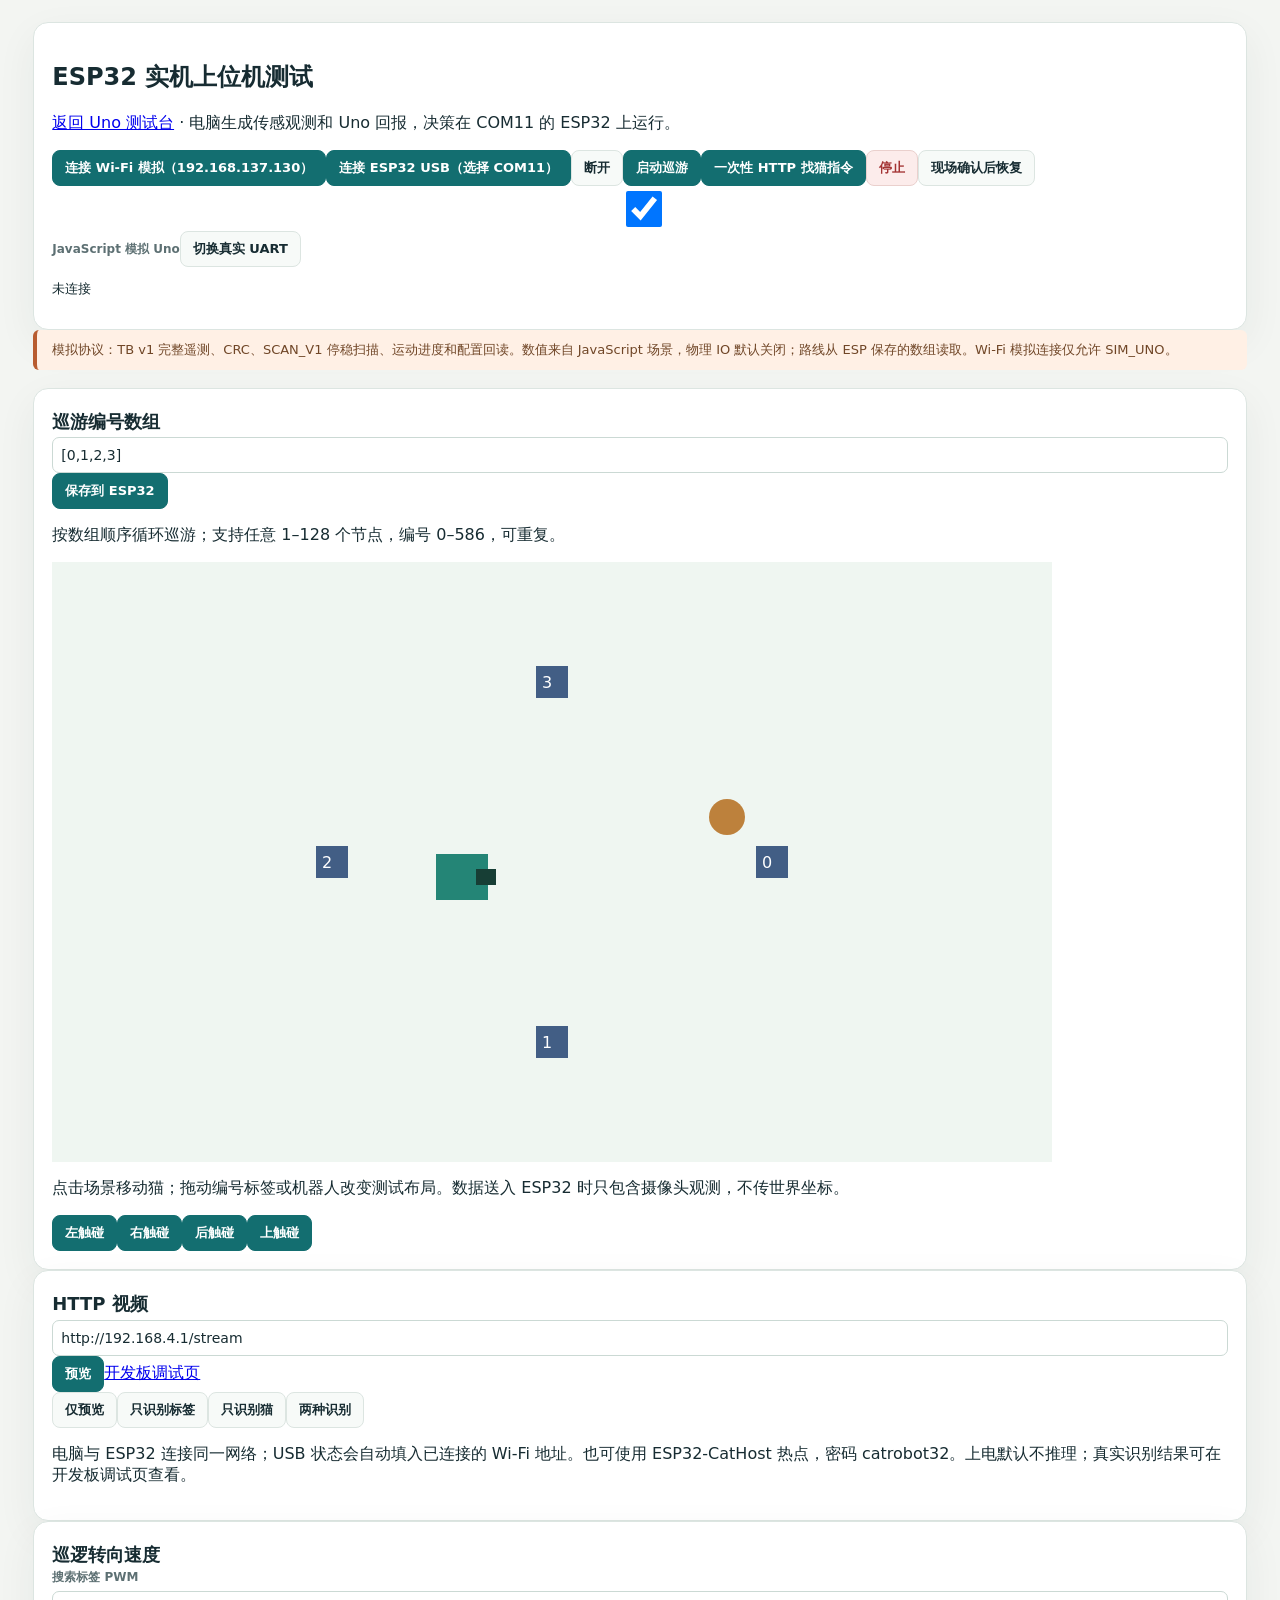
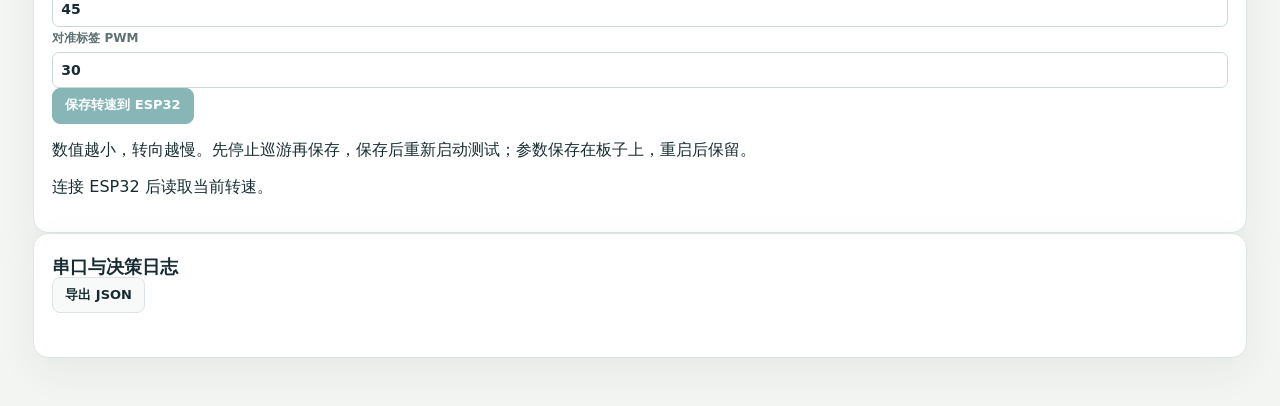
<file: esp32-lab.html>
<!doctype html><html lang="zh-CN"><meta charset="utf-8"><meta name="viewport" content="width=device-width"><title>ESP32 实机上位机测试</title><link rel="stylesheet" href="styles.css">
<body><main><section class="panel"><h1>ESP32 实机上位机测试</h1><p><a href="/">返回 Uno 测试台</a> · 电脑生成传感观测和 Uno 回报，决策在 COM11 的 ESP32 上运行。</p>
<button id="connectHttp" class="button">连接 Wi-Fi 模拟（192.168.137.130）</button><button id="connect" class="button">连接 ESP32 USB（选择 COM11）</button><button id="disconnect" class="button secondary">断开</button><button data-action="start" class="button">启动巡游</button><button data-action="alert" class="button">一次性 HTTP 找猫指令</button><button data-action="stop" class="button danger">停止</button><button data-action="resume" class="button secondary">现场确认后恢复</button><label><input id="mock" type="checkbox" checked>JavaScript 模拟 Uno</label><button id="uart" class="button secondary">切换真实 UART</button><pre id="status">未连接</pre></section>
<div class="notice">模拟协议：TB v1 完整遥测、CRC、SCAN_V1 停稳扫描、运动进度和配置回读。数值来自 JavaScript 场景，物理 IO 默认关闭；路线从 ESP 保存的数组读取。Wi-Fi 模拟连接仅允许 SIM_UNO。</div><section class="panel"><h2>巡游编号数组</h2><input id="route" value="[0,1,2,3]" size="48"><button id="saveRoute" class="button">保存到 ESP32</button><p>按数组顺序循环巡游；支持任意 1–128 个节点，编号 0–586，可重复。</p><canvas id="scene" width="1000" height="600" style="width:100%;max-width:1000px;background:#eff6f1"></canvas><p>点击场景移动猫；拖动编号标签或机器人改变测试布局。数据送入 ESP32 时只包含摄像头观测，不传世界坐标。</p><button data-touch="LEFT" class="button">左触碰</button><button data-touch="RIGHT" class="button">右触碰</button><button data-touch="REAR" class="button">后触碰</button><button data-touch="TOP" class="button">上触碰</button></section>
<section class="panel"><h2>HTTP 视频</h2><input id="streamUrl" size="50" value="http://192.168.4.1/stream"><button id="preview" class="button">预览</button><a id="boardPage" href="http://192.168.4.1/" target="_blank">开发板调试页</a><div><button data-vision="OFF" class="button secondary">仅预览</button><button data-vision="TAGS" class="button secondary">只识别标签</button><button data-vision="CAT" class="button secondary">只识别猫</button><button data-vision="BOTH" class="button secondary">两种识别</button></div><img id="video" style="display:block;max-width:100%"><p>电脑与 ESP32 连接同一网络；USB 状态会自动填入已连接的 Wi-Fi 地址。也可使用 ESP32-CatHost 热点，密码 catrobot32。上电默认不推理；真实识别结果可在开发板调试页查看。</p></section>
<section class="panel"><h2>巡逻转向速度</h2><label>搜索标签 PWM <input id="patrolSearchPwm" type="number" min="30" max="150" step="1" value="45"></label><label>对准标签 PWM <input id="patrolAlignPwm" type="number" min="30" max="150" step="1" value="30"></label><button id="savePatrolTurns" class="button" disabled>保存转速到 ESP32</button><p>数值越小，转向越慢。先停止巡游再保存，保存后重新启动测试；参数保存在板子上，重启后保留。</p><p id="patrolTurnStatus" role="status">连接 ESP32 后读取当前转速。</p></section>
<section class="panel"><h2>串口与决策日志</h2><button id="export" class="button secondary">导出 JSON</button><pre id="logs" style="max-height:440px;overflow:auto;white-space:pre-wrap"></pre></section></main><script type="module" src="esp32-lab.mjs"></script></body></html>
</file>
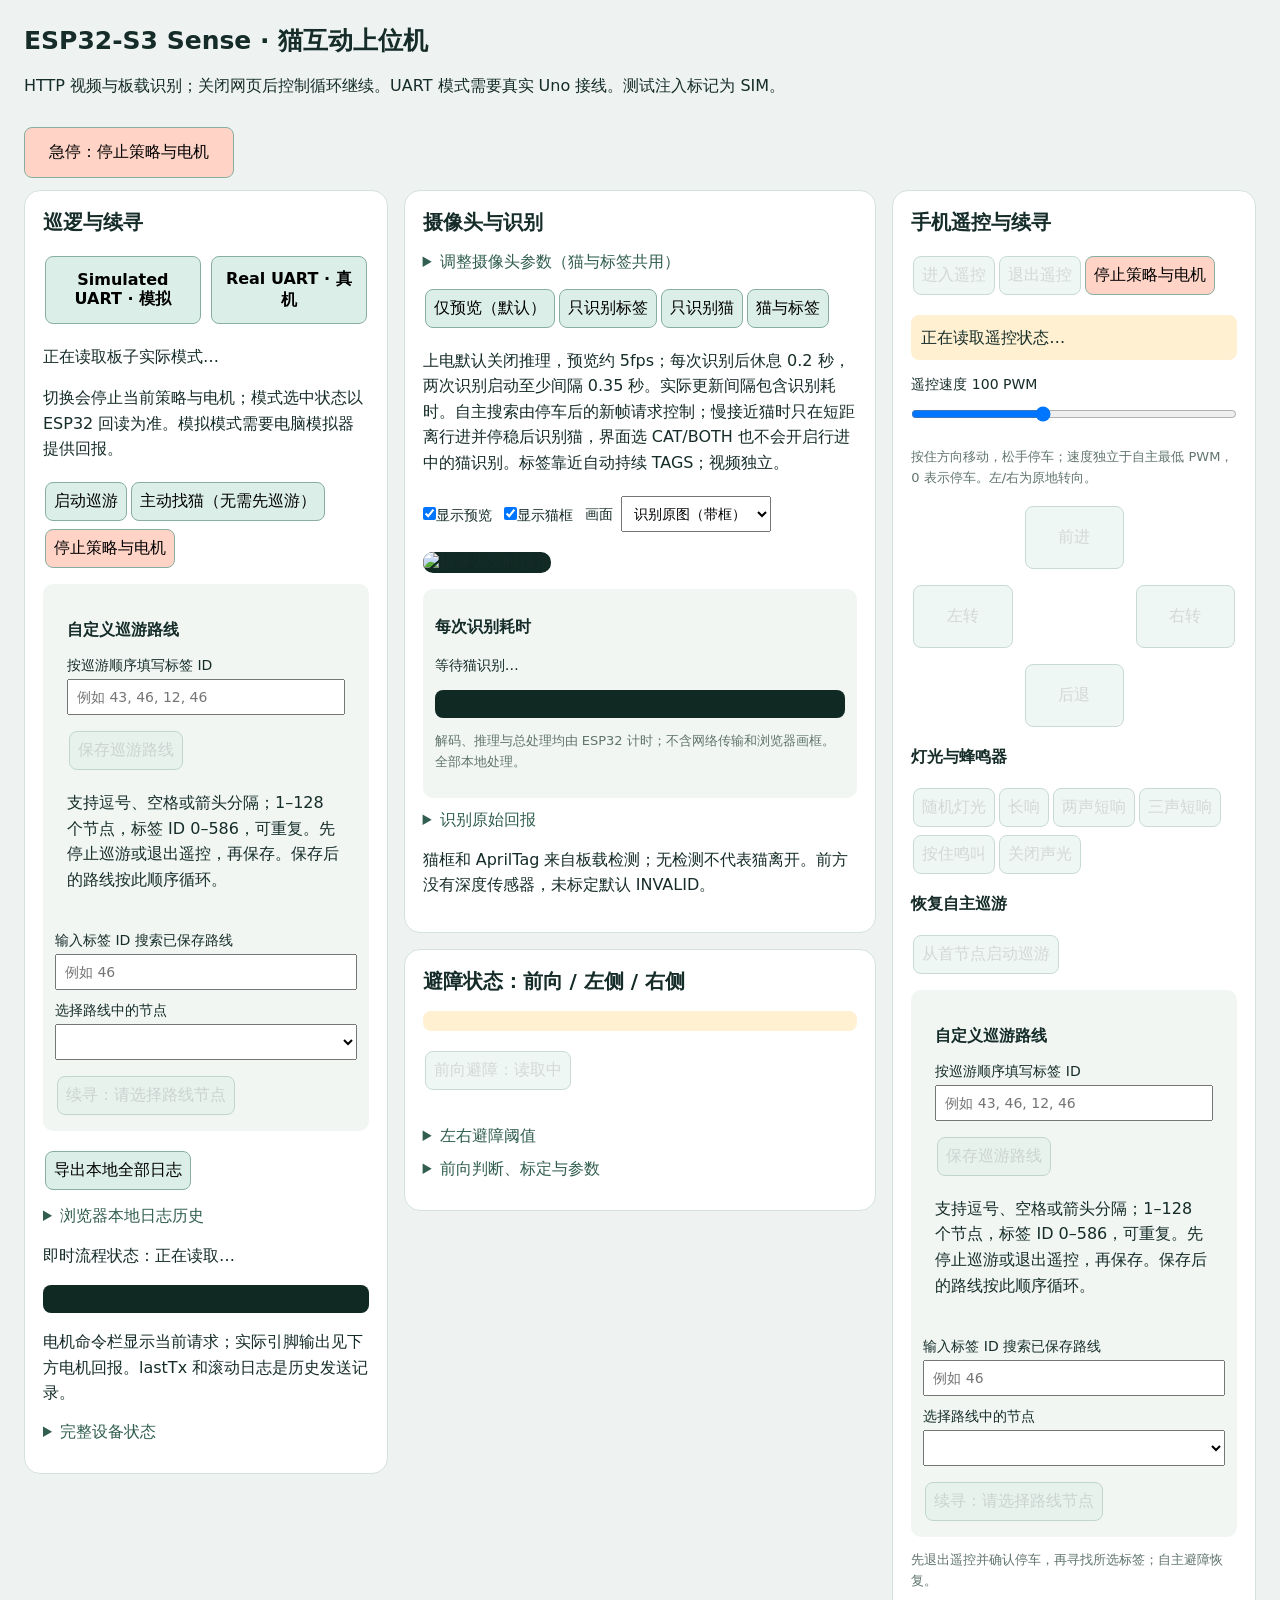
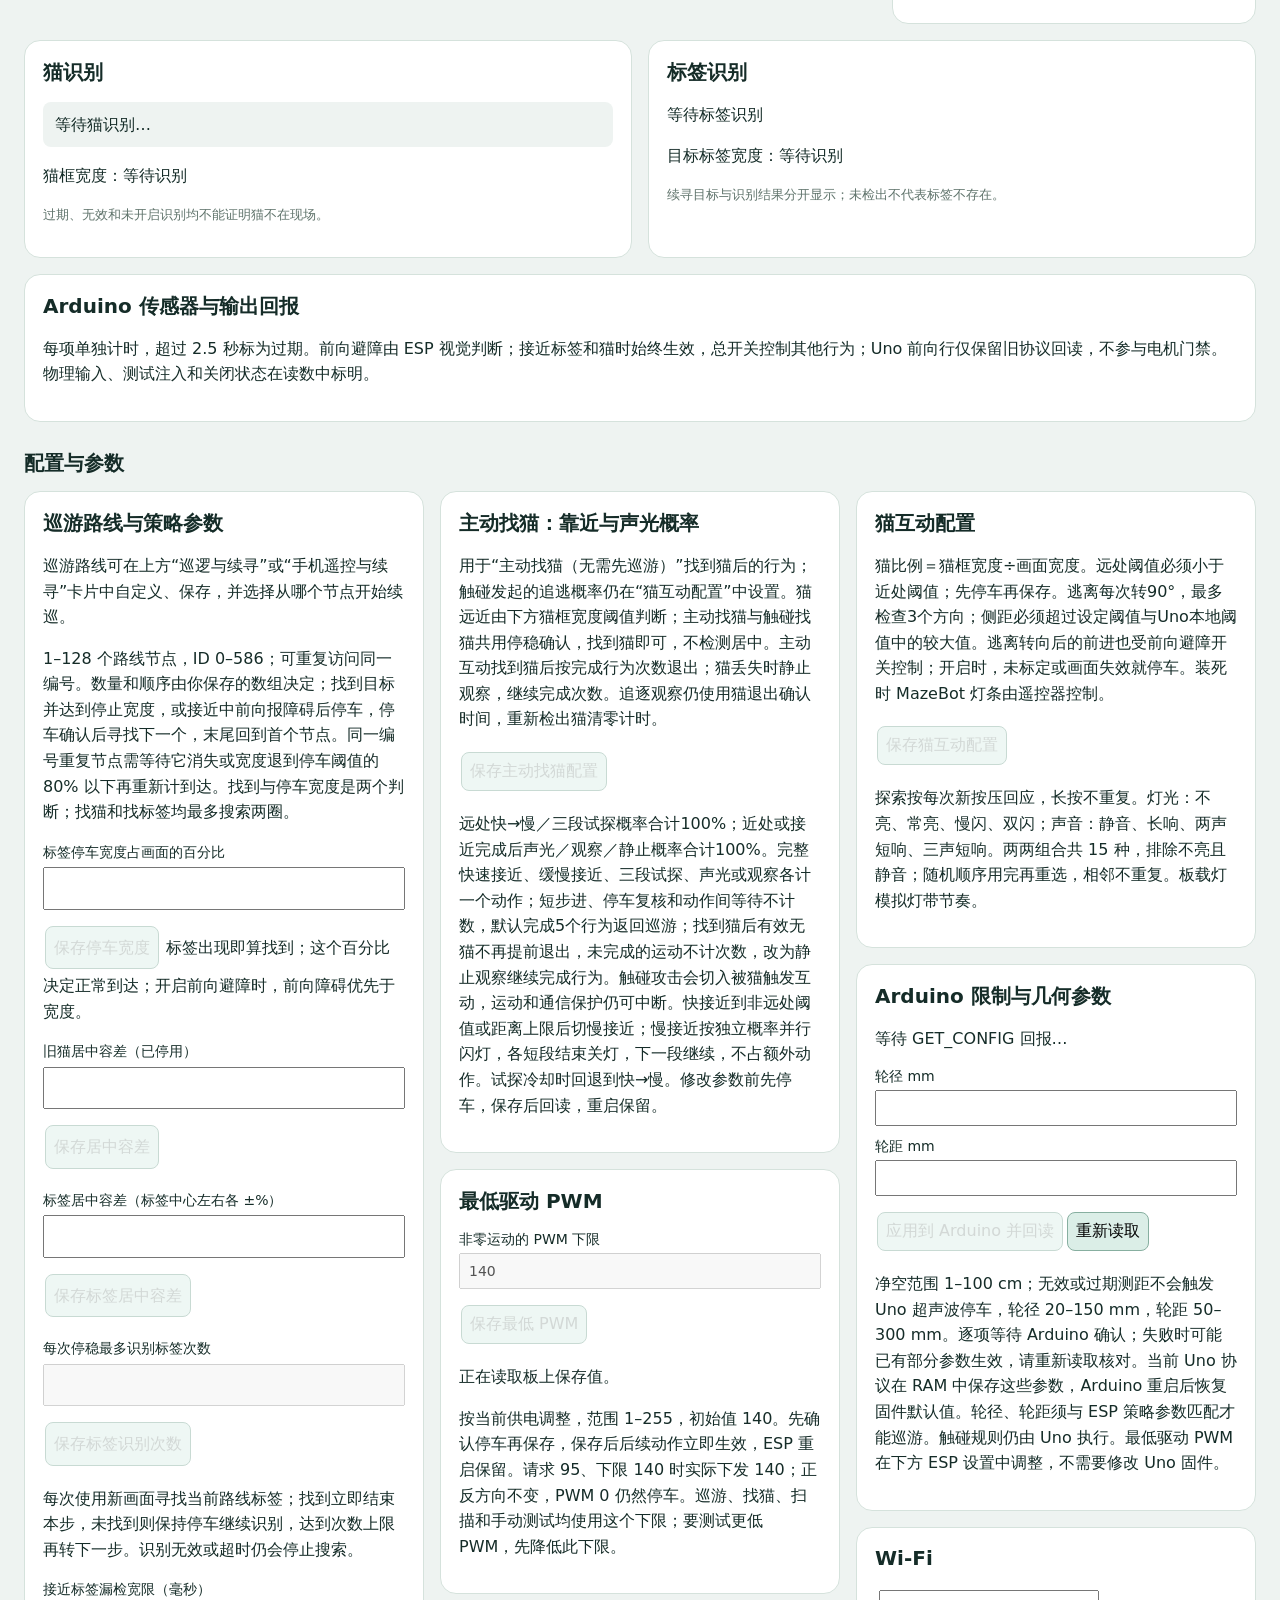
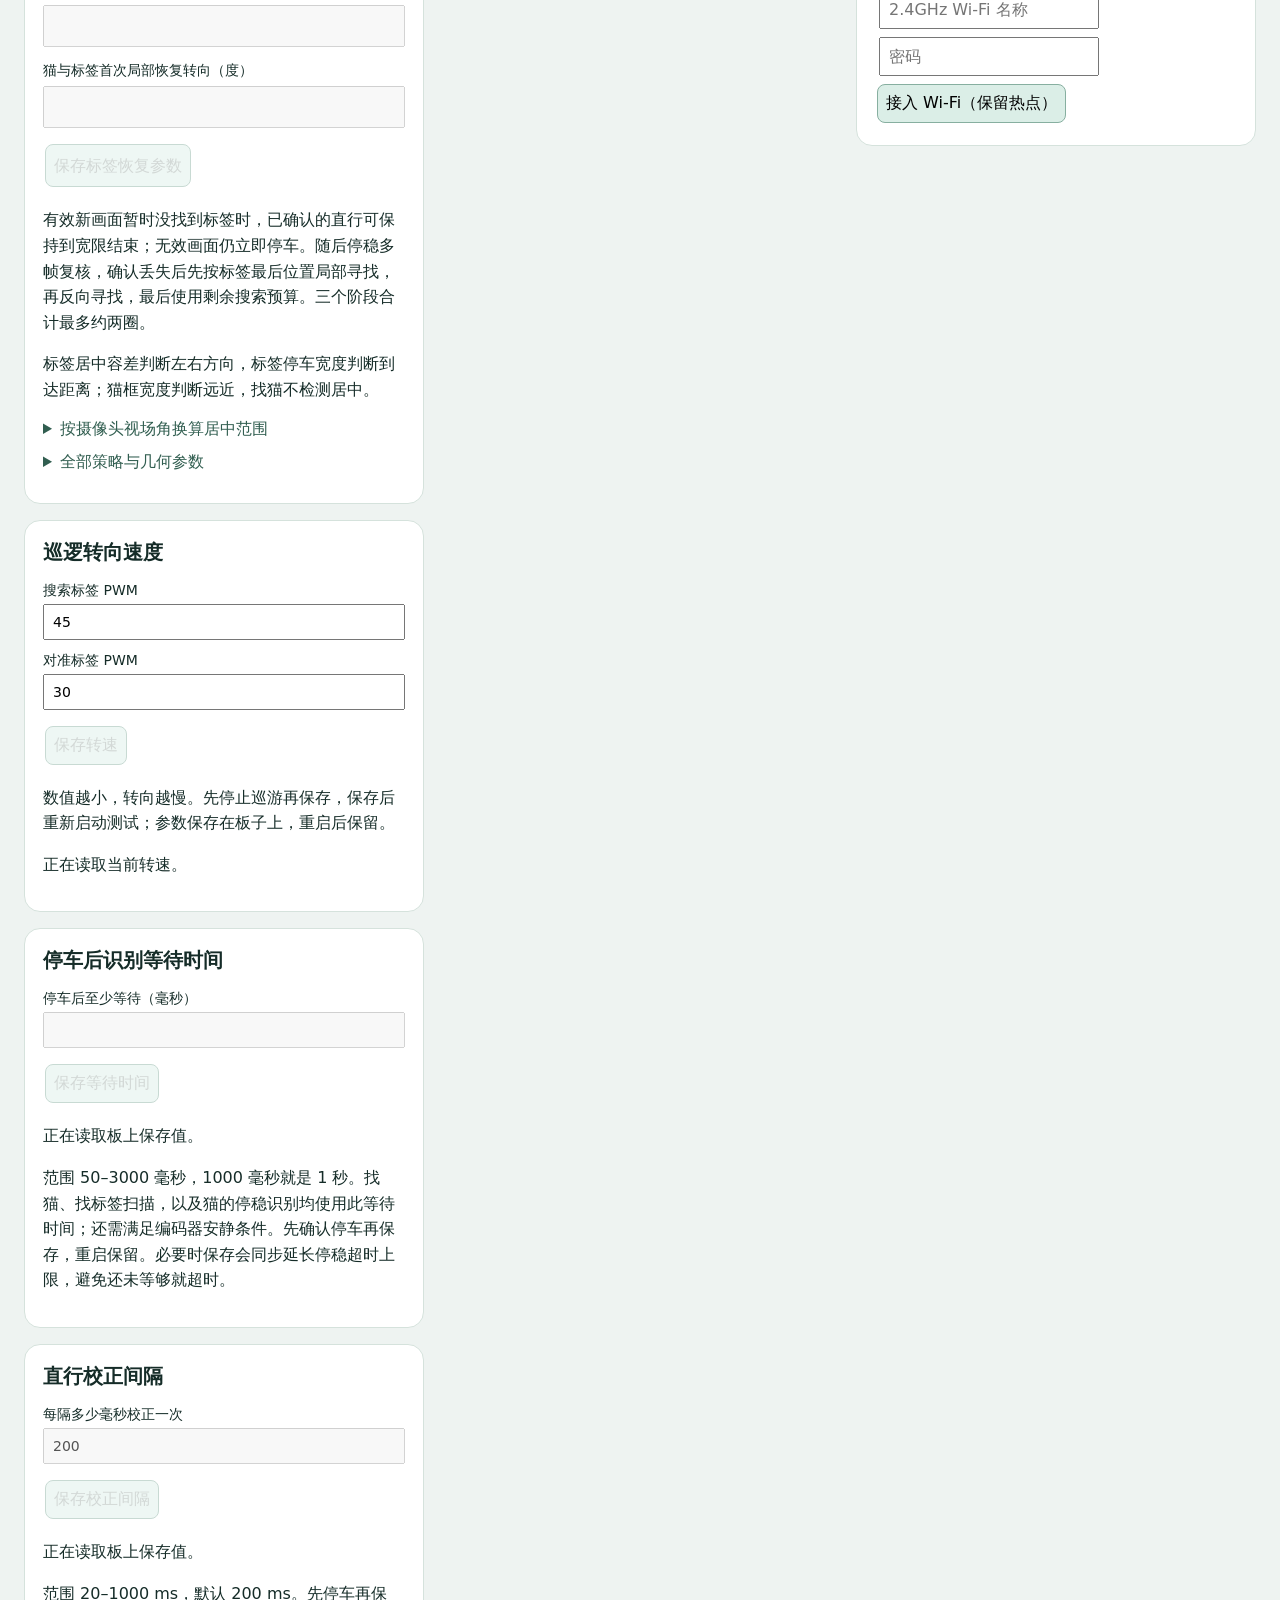
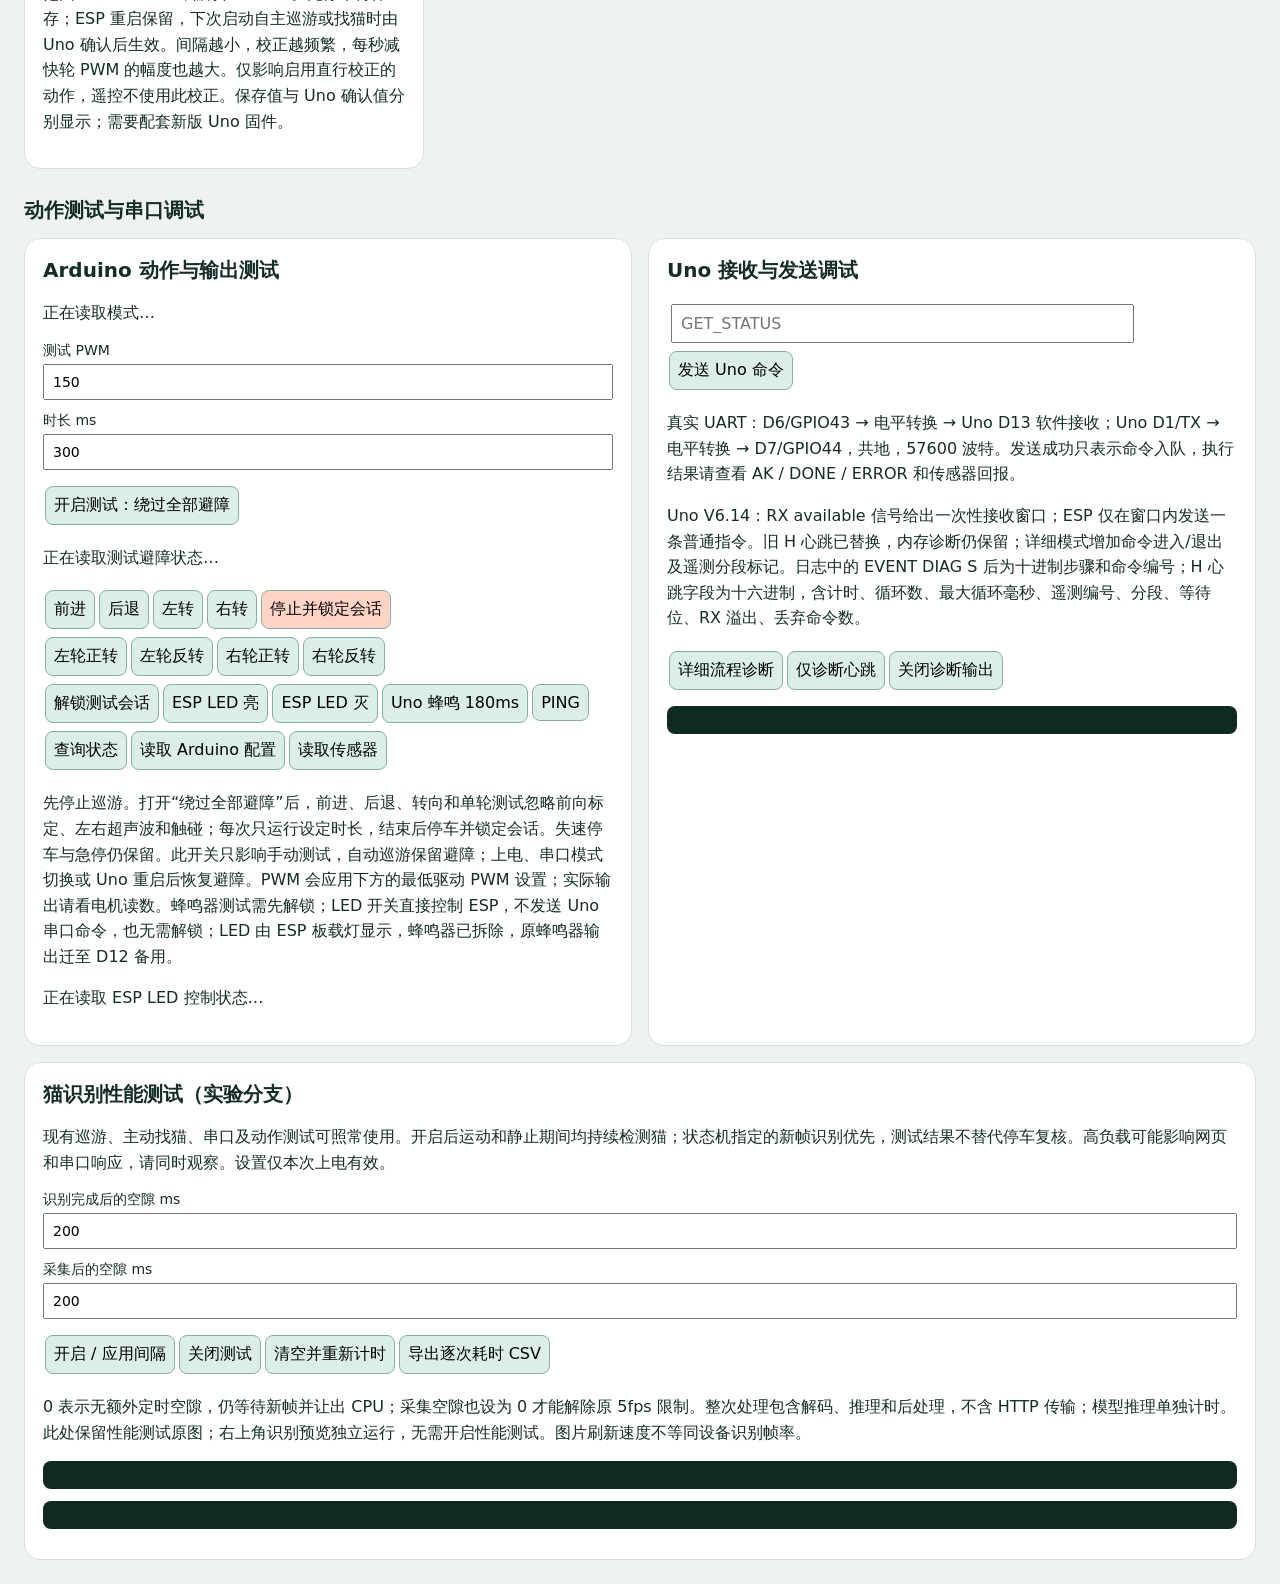
<file: esp32-host/ESP32CatHost/debug_page.html>
<!doctype html><html lang="zh-CN"><meta charset="utf-8"><meta name="viewport" content="width=device-width"><title>ESP32 猫互动上位机</title>
<style>body{font:16px system-ui;background:#eef3f1;color:#152c28;margin:24px;max-width:1300px}section{background:white;padding:20px;border-radius:16px;margin:16px 0}button,input,select,textarea{font:inherit;padding:8px;margin:4px}button{cursor:pointer;background:#dbeee7;border:1px solid #87afa0;border-radius:8px}pre{white-space:pre-wrap;max-height:360px;overflow:auto;background:#102923;color:#b9eedc;padding:14px}img{max-width:100%;width:640px}label{display:inline-block}h1{font-size:25px}.stop{background:#ffd4c7}textarea{width:90%;height:120px}</style>
<h1>ESP32-S3 Sense · 猫互动上位机</h1><p>HTTP 视频与板载识别；关闭网页后控制循环继续。UART 模式需要真实 Uno 接线。测试注入标记为 SIM。</p>
<style>.mode-buttons button{font-size:20px;font-weight:bold;padding:16px}.mode-buttons button[aria-pressed=true]{background:#145c46;color:white;border:3px solid #082f23}.sensor-grid{display:grid;grid-template-columns:repeat(auto-fit,minmax(230px,1fr));gap:12px}.sensor-grid article{background:#eef3f1;border-radius:8px;padding:12px}.sensor-grid p{white-space:pre-line}.sensor-grid .stale{color:#9b481d}.sensor-grid small{color:#526860}button:disabled{opacity:.45;cursor:default}</style>
<p id="firmwareVersion" role="status"></p><button class="stop global-stop" onclick="ctl('stop')">急停：停止策略与电机</button><main><div class="control-grid"><section id="controlPanel"><h2>巡逻与续寻</h2><div class="mode-buttons"><button id="simMode" aria-pressed="false" onclick="switchMode('SIM_UNO')">Simulated UART · 模拟</button><button id="realMode" aria-pressed="false" onclick="switchMode('UART')">Real UART · 真机</button></div><p id="connection" role="status">正在读取板子实际模式…</p><p>切换会停止当前策略与电机；模式选中状态以 ESP32 回读为准。模拟模式需要电脑模拟器提供回报。</p><button class="patrol-action" onclick="ctl('start')">启动巡游</button><button class="patrol-action" onclick="ctl('alert')">主动找猫（无需先巡游）</button><button class="stop" onclick="ctl('stop')">停止策略与电机</button><div class="route-picker"><div class="route-picker"><h3>自定义巡游路线</h3><label>按巡游顺序填写标签 ID<input id="patrolRouteDraft" type="text" placeholder="例如 43, 46, 12, 46" oninput="editRouteDraft(this.value)"></label><button id="patrolSaveRoute" onclick="saveCustomRoute()" disabled>保存巡游路线</button><p id="patrolRouteSaveStatus" role="status"></p><p>支持逗号、空格或箭头分隔；1–128 个节点，标签 ID 0–586，可重复。先停止巡游或退出遥控，再保存。保存后的路线按此顺序循环。</p></div><label>输入标签 ID 搜索已保存路线<input id="patrolTagInput" type="search" inputmode="numeric" placeholder="例如 46" oninput="routeFilter(this.value)"></label><label>选择路线中的节点<select id="patrolTarget" onchange="routeSelect(this.value)"></select></label><button id="patrolResume" class="patrol-action" onclick="resumeRoute()" disabled>续寻：请选择路线节点</button></div><p id="patrolControlStatus" role="status"></p><button id="exportLocalLogs" onclick="exportLocalLogs()">导出本地全部日志</button><details><summary>浏览器本地日志历史</summary><p id="localLogStatus" role="status">正在读取本地日志…</p><p>仅保存本页面收到的记录。存储属于当前浏览器及网页地址；切换 ESP 地址、浏览器或清除网站数据会影响读取。网页关闭期间不会收集新日志；当前页面保持打开时，ESP 断线也能导出。</p><pre id="localLogs"></pre></details><p id="patrolLive" role="status">即时流程状态：正在读取…</p><p id="patrolProgress" role="status"></p><pre id="patrolTransitions" role="status"></pre><p>电机命令栏显示当前请求；实际引脚输出见下方电机回报。lastTx 和滚动日志是历史发送记录。</p><details><summary>完整设备状态</summary><pre id="status">正在连接…</pre></details></section><div class="preview-column"><section id="cameraPanel"><h2>摄像头与识别</h2><details><summary>调整摄像头参数（猫与标签共用）</summary><p>画面固定 320×240。0 表示关闭、1 表示开启；手动曝光和手动增益在对应自动控制关闭后生效。回读是驱动配置，自动模式下实时曝光数值不由它测量。调整后空地外观参考失效，需要重新采集。</p><div class="sensor-grid" id="cameraSettingsFields"></div><button id="applyCameraSettings" onclick="applyCameraSettings()" disabled>应用并保存到 ESP</button><button id="resetCameraSettings" onclick="applyCameraSettings(true)" disabled>恢复本机启动默认参数并保存</button><p id="cameraSettingsStatus" role="status"></p><details><summary>板上摄像头参数回读</summary><pre id="cameraReadback"></pre></details></details><button onclick="send({op:'vision_mode',mode:'OFF'})">仅预览（默认）</button><button onclick="send({op:'vision_mode',mode:'TAGS'})">只识别标签</button><button onclick="send({op:'vision_mode',mode:'CAT'})">只识别猫</button><button onclick="send({op:'vision_mode',mode:'BOTH'})">猫与标签</button><p>上电默认关闭推理，预览约 5fps；每次识别后休息 0.2 秒，两次识别启动至少间隔 0.35 秒。实际更新间隔包含识别耗时。自主搜索由停车后的新帧请求控制；慢接近猫时只在短距离行进并停稳后识别猫，界面选 CAT/BOTH 也不会开启行进中的猫识别。标签靠近自动持续 TAGS；视频独立。</p><div class="preview-controls"><label><input id="showPreview" type="checkbox" checked onchange="previewOptionsChanged()">显示预览</label><label><input id="showCatBox" type="checkbox" checked onchange="previewOptionsChanged()">显示猫框</label><label>画面 <select id="previewSource" onchange="previewOptionsChanged()"><option value="processed">识别原图（带框）</option><option value="live">实时视频</option></select></label></div><p id="previewVisibility" role="status"></p><img id="video" alt="摄像头实时预览"><canvas id="catPreviewCanvas" width="320" height="240" style="display:none" aria-label="猫识别原图和检测框"></canvas><p id="previewFrame"></p><div class="preview-performance"><h3>每次识别耗时</h3><p id="catPreviewPerformance" role="status">等待猫识别…</p><pre id="catPreviewTimes"></pre><p class="muted">解码、推理与总处理均由 ESP32 计时；不含网络传输和浏览器画框。全部本地处理。</p></div><details><summary>识别原始回报</summary><pre id="vision"></pre></details><p>猫框和 AprilTag 来自板载检测；无检测不代表猫离开。前方没有深度传感器，未标定默认 INVALID。</p></section><section id="avoidancePanel"><h2>避障状态：前向 / 左侧 / 右侧</h2><p id="avoidanceRuntime" role="status"></p><button id="frontAvoidance" aria-pressed="false" onclick="toggleFrontAvoidance()" disabled>前向避障：读取中</button><p id="frontAvoidanceStatus" role="status"></p><div id="avoidanceSensors" class="sensor-grid"></div><p id="sideAvoidanceThresholds"></p><details><summary>左右避障阈值</summary><label>左侧净空 cm <input id="safeLeft" type="number" min="1" max="100" step="0.1"></label><label>右侧净空 cm <input id="safeRight" type="number" min="1" max="100" step="0.1"></label><button id="saveAvoidanceUno" onclick="saveUnoConfig()" disabled>应用到 Uno 并回读</button><p>参数保存在 Uno RAM，重启恢复默认值。</p></details><details><summary>前向判断、标定与参数</summary><p id="groundCalibrationLive" role="status">地面标定状态：等待读取</p><button id="calibrateFront" onclick="startFrontOperation('calibrate')" disabled>采集空地参考（先确认停车）</button><p id="frontOperationStatus" role="status"></p><details open><summary>前向避障参数：作用与调整</summary>
<p>接近标签时发现障碍：停车确认后寻找下一个标签。接近猫时发现障碍：立即开始近距离互动，同时停车；新的运动等待停车确认。前向开关关闭时，这两类接近也不受前向结果拦截。未标定、图像过期或结果无效时停止等待，不算到达，也不触发互动。</p>
<label>地面差异阈值 floorDifferenceThreshold（5–100）<input id="frontCfg_floorDifferenceThreshold" type="number" min="5" max="100" step="0.1" disabled></label>
<p>把警戒区域划分为 3×8 格，各格灰度均值与保存的空地参考比较，取最大绝对差。差异值大于阈值就报障碍；不是厘米。调小更敏感，阴影或地面变化也更容易触发；调大减少误报，但可能漏掉差异较小的障碍。只调整阈值不需要重新标定。</p>
<label>地面检测起点 floorRoiTop（0.5–0.95）<input id="frontCfg_floorRoiTop" type="number" min="0.5" max="0.95" step="0.01" disabled></label>
<p>按画面高度比例设置警戒区域上边界，横向固定为画面中央 25%–75%，纵向从该起点到底边。0.75 表示下方四分之一；调小看得更高、区域更大，调大只看更靠近底边的较小区域。不能直接换算成距离。修改后原地面参考失效，必须重新采集。</p>
<label>猫框底边阈值 frontBlockBottom（0.5–1）<input id="frontCfg_frontBlockBottom" type="number" min="0.5" max="1" step="0.01" disabled></label>
<p>有猫识别结果时，猫框底边的高度比例大于这个值就报障碍；0.88 表示框底边进入画面下方 12%。调小更早触发，调大需更靠近底边才触发。与猫框宽度阈值独立。行进中的 FLOOR 模式不识别猫，只使用地面差异，因此这个值不参与 FLOOR 判断；只改此值无需重新标定。</p>
<label>观测有效期 visionMaxAgeMs（100–5000 毫秒）<input id="frontCfg_visionMaxAgeMs" type="number" min="100" max="5000" step="1" disabled></label>
<p>前向、猫及标签观测共用的有效期；到期即不可用。调小更快拒绝旧画面，但慢识别时可能频繁停止；调大容许更旧的结果。它不是障碍敏感度，调整后无需重新标定。</p>
<button id="saveFrontParameters" onclick="saveFrontParameters()" disabled>保存前向参数到 ESP</button><p id="frontParametersStatus" role="status">正在读取板上参数。</p>
<p>frontAvoidanceEnabled 控制自主行为和普通手动测试的前向拦截，包含标签接近、猫接近、试探和逃跑转向后的前进；关闭后仍显示检测结果，但前向 BLOCKED／INVALID 不会阻止或中断这些动作。左右超声波、触碰、失速及通信停车仍保留。frontCalibrated 是标定状态，floorReference 是自动采集的 72 个参考值，二者不需要手填。摄像头位置、参数或光照变化后重新采集参考。先确认停车再保存，保存成功以板上回读为准，重启保留。</p></details><p id="groundRoiDescription" role="status"></p><p>标定步骤：①把摄像头固定在实车使用的位置和角度，停止机器人并等待停车确认。②切到实时视频，在相同光照下对准前方无障碍的地面；下面显示的采集区域必须全部是空地，不要包含墙壁交界、猫、玩具或标尺。整幅画面不必全是地面。③点击“采集空地参考”：程序自动取一张新画面保存参考，再取一张新画面检查参考是否使用成功；不需要先开启猫或标签识别。④看到采集完成和新画面的地面判断后，即可开始接近测试；前向开关开启时，接近过程检查前向结果。15 cm 标尺只用于确定检测区域上边界的位置，采集参考时移开。改变摄像头位置、参数、检测区域或光照后重新标定；同色障碍仍可能漏检。</p><p>实验性前向外观检查：图像下方、中央一半为警戒区域。需把摄像头固定到实车，在 15cm 标尺位置调整 floorRoiTop。同色障碍可能漏检，尚不能视为已验证的实车避障。重新安装或改变光照后重新标定。</p></details></section></div><section id="remotePanel"><h2>手机遥控与续寻</h2><button id="enterRemote" onclick="enterRemote()" disabled>进入遥控</button><button class="remote-action" onclick="remoteRelease();remoteSend('exit')" disabled>退出遥控</button><button class="stop" onclick="ctl('stop')">停止策略与电机</button><p id="remoteStatus" role="status">正在读取遥控状态…</p><label>遥控速度 <span id="remoteSpeedValue">100 PWM</span><input id="remoteSpeed" type="range" min="0" max="255" value="100" oninput="$('remoteSpeedValue').textContent=this.value+' PWM'"></label><p class="muted">按住方向移动，松手停车；速度独立于自主最低 PWM，0 表示停车。左/右为原地转向。</p><div class="direction-pad"><button class="remote-action direction-forward" onpointerdown="remotePress(event,'forward')" onpointerup="remoteRelease(event)" onpointercancel="remoteRelease(event)" onlostpointercapture="remoteRelease(event)" disabled>前进</button><button class="remote-action direction-left" onpointerdown="remotePress(event,'left')" onpointerup="remoteRelease(event)" onpointercancel="remoteRelease(event)" onlostpointercapture="remoteRelease(event)" disabled>左转</button><button class="remote-action direction-right" onpointerdown="remotePress(event,'right')" onpointerup="remoteRelease(event)" onpointercancel="remoteRelease(event)" onlostpointercapture="remoteRelease(event)" disabled>右转</button><button class="remote-action direction-backward" onpointerdown="remotePress(event,'backward')" onpointerup="remoteRelease(event)" onpointercancel="remoteRelease(event)" onlostpointercapture="remoteRelease(event)" disabled>后退</button></div><h3>灯光与蜂鸣器</h3><button class="remote-action" onclick="remoteSend('light')" disabled>随机灯光</button><button class="remote-action" onclick="remoteSend('sound',{pattern:1})" disabled>长响</button><button class="remote-action" onclick="remoteSend('sound',{pattern:2})" disabled>两声短响</button><button class="remote-action" onclick="remoteSend('sound',{pattern:3})" disabled>三声短响</button><button class="remote-action" onpointerdown="beepPress(event)" onpointerup="remoteRelease(event)" onpointercancel="remoteRelease(event)" onlostpointercapture="remoteRelease(event)" disabled>按住鸣叫</button><button class="remote-action" onclick="remoteSend('quiet')" disabled>关闭声光</button><p id="remoteOutputs" role="status"></p><h3>恢复自主巡游</h3><button class="patrol-action" onclick="ctl('start')" disabled>从首节点启动巡游</button><div class="route-picker"><div class="route-picker"><h3>自定义巡游路线</h3><label>按巡游顺序填写标签 ID<input id="remoteRouteDraft" type="text" placeholder="例如 43, 46, 12, 46" oninput="editRouteDraft(this.value)"></label><button id="remoteSaveRoute" onclick="saveCustomRoute()" disabled>保存巡游路线</button><p id="remoteRouteSaveStatus" role="status"></p><p>支持逗号、空格或箭头分隔；1–128 个节点，标签 ID 0–586，可重复。先停止巡游或退出遥控，再保存。保存后的路线按此顺序循环。</p></div><label>输入标签 ID 搜索已保存路线<input id="remoteTagInput" type="search" inputmode="numeric" placeholder="例如 46" oninput="routeFilter(this.value)"></label><label>选择路线中的节点<select id="remoteTarget" onchange="routeSelect(this.value)"></select></label><button id="remoteResume" class="patrol-action" onclick="resumeRoute()" disabled>续寻：请选择路线节点</button></div><p class="muted">先退出遥控并确认停车，再寻找所选标签；自主避障恢复。</p></section></div><div class="status-grid"><section id="catDetectionPanel"><h2>猫识别</h2><p id="catDetected" role="status">等待猫识别…</p><p id="catWidthLive" role="status">猫框宽度：等待识别</p><p class="muted">过期、无效和未开启识别均不能证明猫不在现场。</p></section><section id="tagDetectionPanel"><h2>标签识别</h2><p id="tagDetectionStatus" role="status">等待标签识别</p><p id="tagWidthLive" role="status">目标标签宽度：等待识别</p><p class="muted">续寻目标与识别结果分开显示；未检出不代表标签不存在。</p></section></div><div class="workspace-grid" id="primaryWorkspace"><section id="sensorPanel"><h2>Arduino 传感器与输出回报</h2><p>每项单独计时，超过 2.5 秒标为过期。前向避障由 ESP 视觉判断；接近标签和猫时始终生效，总开关控制其他行为；Uno 前向行仅保留旧协议回读，不参与电机门禁。物理输入、测试注入和关闭状态在读数中标明。</p><div id="sensors" class="sensor-grid"></div></section></div><h2 class="row-heading">配置与参数</h2><div class="settings-grid" id="settingsWorkspace"><div class="settings-column"><section><h2>巡游路线与策略参数</h2><input id="route" type="hidden"><p>巡游路线可在上方“巡逻与续寻”或“手机遥控与续寻”卡片中自定义、保存，并选择从哪个节点开始续巡。</p><p>1–128 个路线节点，ID 0–586；可重复访问同一编号。数量和顺序由你保存的数组决定；找到目标并达到停止宽度，或接近中前向报障碍后停车，停车确认后寻找下一个，末尾回到首个节点。同一编号重复节点需等待它消失或宽度退到停车阈值的 80% 以下再重新计到达。找到与停车宽度是两个判断；找猫和找标签均最多搜索两圈。<span id="savedRoute"></span></p><p><label>标签停车宽度占画面的百分比 <input id="tagStopPercent" type="number" min="2" max="90" step="0.1"></label><button id="saveTagStopWidth" onclick="saveTagStopWidth()" disabled>保存停车宽度</button><span id="tagWidthStatus"></span> 标签出现即算找到；这个百分比决定正常到达；开启前向避障时，前向障碍优先于宽度。</p><p><label>旧猫居中容差（已停用） <input id="centerPercent" type="number" min="1" max="20" step="0.1"></label><button id="saveCenterTolerance" onclick="saveCenterTolerance()" disabled>保存居中容差</button><span id="centerStatus"></span></p><p><label>标签居中容差（标签中心左右各 ±%） <input id="tagCenterPercent" type="number" min="1" max="20" step="0.1"></label><button id="saveTagCenterTolerance" onclick="saveTagCenterTolerance()" disabled>保存标签居中容差</button><span id="tagCenterStatus"></span></p><p><label>每次停稳最多识别标签次数 <input id="tagScanMaxFrames" type="number" min="1" max="10" step="1" disabled></label><button id="saveTagScanChecks" onclick="saveTagScanChecks()" disabled>保存标签识别次数</button><span id="tagScanStatus" role="status"></span></p><p>每次使用新画面寻找当前路线标签；找到立即结束本步，未找到则保持停车继续识别，达到次数上限再转下一步。识别无效或超时仍会停止搜索。</p><p><label>接近标签漏检宽限（毫秒） <input id="tagLossGraceMs" type="number" min="0" max="3000" step="1" disabled></label><label>猫与标签首次局部恢复转向（度） <input id="tagRecoveryAngleDeg" type="number" min="20" max="120" step="0.1" disabled></label><button id="saveTagRecovery" onclick="saveTagRecovery()" disabled>保存标签恢复参数</button><span id="tagRecoveryStatus" role="status"></span></p><p>有效新画面暂时没找到标签时，已确认的直行可保持到宽限结束；无效画面仍立即停车。随后停稳多帧复核，确认丢失后先按标签最后位置局部寻找，再反向寻找，最后使用剩余搜索预算。三个阶段合计最多约两圈。</p><p id="catRecoveryLive" role="status"></p><p id="tagRecoveryLive" role="status"></p><p>标签居中容差判断左右方向，标签停车宽度判断到达距离；猫框宽度判断远近，找猫不检测居中。</p><details><summary>按摄像头视场角换算居中范围</summary><label>换算应用到 <select id="centerTarget"><option value="TAG">标签居中容差</option></select></label><label>水平视场角（度） <input id="centerFov" type="number" min="1" max="179" step="0.1"></label><label>允许偏离光轴（左右各 ±度） <input id="centerAngle" type="number" min="0.1" max="89" step="0.1"></label><button id="convertCenterAngle" onclick="convertCenterAngle()" disabled>换算到居中容差</button><p id="centerConversion"></p><p>按实际镜头水平视场角填写，不能用对角视场角代替。换算采用针孔模型近似，镜头畸变和裁切会影响结果；最终以实际画面标定。只保存居中百分比，辅助角度本身不保存。居中范围与标签停车宽度分别控制方向和到达距离。</p></details><details><summary>全部策略与几何参数</summary><textarea id="settings"></textarea><button onclick="saveConfig()">保存参数（先停止）</button><p>catNearWidth、catFarWidth、tagStopWidth 是归一化框宽，需现场标定；frontCalibrated 默认 false，不能把视频显示成功当作避障已有效。scanStepPulses 是每步编码器脉冲；scanMinimumMs/scanQuietMs 控制停稳等待；scanVisionTimeoutMs 是单次扫描／复核窗口的新画面等待上限。catCheckMaxFrames 默认 3，可选 1–3；SETTLE 后的 CAT_CHECK 任一次找到即通过，全部有效画面未找到才按原流程处理；补测期间保持停车，无效或超时则故障停车。CAT_CONFIRM 的等待与取帧规则暂时保留。catApproachStepCm 为慢接近分段上限；厘米猫距离 farCatThresholdCm/catLeaveDistanceCm 及旧 searchTimeoutMs/finalSearchTimeoutMs 不用于当前 ESP 控制，请用宽度和新扫描参数。改变 floorRoiTop 后地面参考失效，必须重新采集。</p></details></section>
<section><h2>巡逻转向速度</h2><label>搜索标签 PWM <input id="patrolSearchPwm" type="number" min="30" max="150" step="1" value="45"></label><label>对准标签 PWM <input id="patrolAlignPwm" type="number" min="30" max="150" step="1" value="30"></label><button id="savePatrolTurns" onclick="savePatrolTurns()" disabled>保存转速</button><p>数值越小，转向越慢。先停止巡游再保存，保存后重新启动测试；参数保存在板子上，重启后保留。</p><p id="patrolTurnStatus" role="status">正在读取当前转速。</p></section>
<section><h2>停车后识别等待时间</h2><label>停车后至少等待（毫秒） <input id="scanMinimumMs" type="number" min="50" max="3000" step="1" disabled></label><button id="saveScanWait" onclick="saveScanWait()" disabled>保存等待时间</button><p id="scanWaitStatus" role="status">正在读取板上保存值。</p><p>范围 50–3000 毫秒，1000 毫秒就是 1 秒。找猫、找标签扫描，以及猫的停稳识别均使用此等待时间；还需满足编码器安静条件。先确认停车再保存，重启保留。必要时保存会同步延长停稳超时上限，避免还未等够就超时。</p></section><section><h2>直行校正间隔</h2><label>每隔多少毫秒校正一次 <input id="straightBalanceIntervalMs" type="number" min="20" max="1000" step="1" value="200" disabled></label><button id="saveStraightBalance" onclick="saveStraightBalance()" disabled>保存校正间隔</button><p id="straightBalanceStatus" role="status">正在读取板上保存值。</p><p>范围 20–1000 ms，默认 200 ms。先停车再保存；ESP 重启保留，下次启动自主巡游或找猫时由 Uno 确认后生效。间隔越小，校正越频繁，每秒减快轮 PWM 的幅度也越大。仅影响启用直行校正的动作，遥控不使用此校正。保存值与 Uno 确认值分别显示；需要配套新版 Uno 固件。</p></section></div><div class="settings-column"><section><h2>主动找猫：靠近与声光概率</h2><p>用于“主动找猫（无需先巡游）”找到猫后的行为；触碰发起的追逃概率仍在“猫互动配置”中设置。猫远近由下方猫框宽度阈值判断；主动找猫与触碰找猫共用停稳确认，找到猫即可，不检测居中。主动互动找到猫后按完成行为次数退出；猫丢失时静止观察，继续完成次数。追逐观察仍使用猫退出确认时间，重新检出猫清零计时。</p><div id="robotConfigFields"></div><button id="saveRobotSettings" onclick="saveRobotSettings()" disabled>保存主动找猫配置</button><p id="robotConfigStatus"></p><p id="robotLiveStatus"></p><p>远处快→慢／三段试探概率合计100%；近处或接近完成后声光／观察／静止概率合计100%。完整快速接近、缓慢接近、三段试探、声光或观察各计一个动作；短步进、停车复核和动作间等待不计数，默认完成5个行为返回巡游；找到猫后有效无猫不再提前退出，未完成的运动不计次数，改为静止观察继续完成行为。触碰攻击会切入被猫触发互动，运动和通信保护仍可中断。快接近到非远处阈值或距离上限后切慢接近；慢接近按独立概率并行闪灯，各短段结束关灯，下一段继续，不占额外动作。试探冷却时回退到快→慢。修改参数前先停车，保存后回读，重启保留。</p></section>
<section><h2>最低驱动 PWM</h2><label>非零运动的 PWM 下限 <input id="minimumDrivePwm" type="number" min="1" max="255" step="1" value="140" disabled></label><button id="saveMinimumDrivePwm" onclick="saveMinimumDrivePwm()" disabled>保存最低 PWM</button><p id="minimumDrivePwmStatus" role="status">正在读取板上保存值。</p><p>按当前供电调整，范围 1–255，初始值 140。先确认停车再保存，保存后后续动作立即生效，ESP 重启保留。请求 95、下限 140 时实际下发 140；正反方向不变，PWM 0 仍然停车。巡游、找猫、扫描和手动测试均使用这个下限；要测试更低 PWM，先降低此下限。</p></section></div><div class="settings-column"><section><h2>猫互动配置</h2><p>猫比例＝猫框宽度÷画面宽度。远处阈值必须小于近处阈值；先停车再保存。逃离每次转90°，最多检查3个方向；侧距必须超过设定阈值与Uno本地阈值中的较大值。逃离转向后的前进也受前向避障开关控制；开启时，未标定或画面失效就停车。装死时 MazeBot 灯条由遥控器控制。</p><div id="catConfigFields"></div><button id="saveCatSettings" onclick="saveCatSettings()" disabled>保存猫互动配置</button><p id="catConfigStatus"></p><p id="catProgress"></p><p>探索按每次新按压回应，长按不重复。灯光：不亮、常亮、慢闪、双闪；声音：静音、长响、两声短响、三声短响。两两组合共 15 种，排除不亮且静音；随机顺序用完再重选，相邻不重复。板载灯模拟灯带节奏。</p></section>
<section><h2>Arduino 限制与几何参数</h2><p id="unoConfigStatus">等待 GET_CONFIG 回报…</p><label>轮径 mm <input id="unoWheel" type="number" min="20" max="150" step="0.1"></label><label>轮距 mm <input id="unoTrack" type="number" min="50" max="300" step="0.1"></label><button id="saveUno" onclick="saveUnoConfig()" disabled>应用到 Arduino 并回读</button><button class="test" onclick="manual('config')">重新读取</button><p>净空范围 1–100 cm；无效或过期测距不会触发 Uno 超声波停车，轮径 20–150 mm，轮距 50–300 mm。逐项等待 Arduino 确认；失败时可能已有部分参数生效，请重新读取核对。当前 Uno 协议在 RAM 中保存这些参数，Arduino 重启后恢复固件默认值。轮径、轮距须与 ESP 策略参数匹配才能巡游。触碰规则仍由 Uno 执行。最低驱动 PWM 在下方 ESP 设置中调整，不需要修改 Uno 固件。</p></section>
<section><h2>Wi-Fi</h2><input id="ssid" placeholder="2.4GHz Wi-Fi 名称"><input id="password" type="password" placeholder="密码"><button onclick="send({op:'wifi',ssid:ssid.value,password:password.value})">接入 Wi-Fi（保留热点）</button></section></div></div><h2 class="row-heading">动作测试与串口调试</h2><div class="diagnostics-grid"><section><h2>Arduino 动作与输出测试</h2><p id="testMode">正在读取模式…</p><label>测试 PWM <input id="testPwm" type="number" min="1" max="255" step="1" value="150"></label><label>时长 ms <input id="testDuration" type="number" min="50" max="2000" step="1" value="300"></label><div><button id="benchBypass" class="test" aria-pressed="false" onclick="toggleBench()">开启测试：绕过全部避障</button><p id="benchStatus" role="status">正在读取测试避障状态…</p></div><div><button class="test" onclick="manual('forward')">前进</button><button class="test" onclick="manual('backward')">后退</button><button class="test" onclick="manual('left')">左转</button><button class="test" onclick="manual('right')">右转</button><button class="stop" onclick="manual('stop')">停止并锁定会话</button></div><div><button class="test" onclick="manual('left_forward')">左轮正转</button><button class="test" onclick="manual('left_reverse')">左轮反转</button><button class="test" onclick="manual('right_forward')">右轮正转</button><button class="test" onclick="manual('right_reverse')">右轮反转</button></div><div><button class="test" onclick="manual('unlock')">解锁测试会话</button><button id="localLedOn" class="local-led" onclick="manual('led_on')">ESP LED 亮</button><button id="localLedOff" class="local-led" onclick="manual('led_off')">ESP LED 灭</button><button class="test" onclick="manual('beep')">Uno 蜂鸣 180ms</button><button class="test" onclick="manual('ping')">PING</button><button class="test" onclick="manual('status')">查询状态</button><button class="test" onclick="manual('config')">读取 Arduino 配置</button><button class="test" onclick="manual('telemetry')">读取传感器</button></div><p>先停止巡游。打开“绕过全部避障”后，前进、后退、转向和单轮测试忽略前向标定、左右超声波和触碰；每次只运行设定时长，结束后停车并锁定会话。失速停车与急停仍保留。此开关只影响手动测试，自动巡游保留避障；上电、串口模式切换或 Uno 重启后恢复避障。PWM 会应用下方的最低驱动 PWM 设置；实际输出请看电机读数。蜂鸣器测试需先解锁；LED 开关直接控制 ESP，不发送 Uno 串口命令，也无需解锁；LED 由 ESP 板载灯显示，蜂鸣器已拆除，原蜂鸣器输出迁至 D12 备用。</p><p id="debugResult" role="status"></p><p id="hostLed">正在读取 ESP LED 控制状态…</p></section><section><h2>Uno 接收与发送调试</h2><input id="raw" size="50" placeholder="GET_STATUS"><button id="rawSend" onclick="send({op:'command',command:$('raw').value})">发送 Uno 命令</button><p>真实 UART：D6/GPIO43 → 电平转换 → Uno D13 软件接收；Uno D1/TX → 电平转换 → D7/GPIO44，共地，57600 波特。发送成功只表示命令入队，执行结果请查看 AK / DONE / ERROR 和传感器回报。</p><p>Uno V6.14：RX available 信号给出一次性接收窗口；ESP 仅在窗口内发送一条普通指令。旧 H 心跳已替换，内存诊断仍保留；详细模式增加命令进入/退出及遥测分段标记。日志中的 EVENT DIAG S 后为十进制步骤和命令编号；H 心跳字段为十六进制，含计时、循环数、最大循环毫秒、遥测编号、分段、等待位、RX 溢出、丢弃命令数。</p><button class="test" onclick="send({op:'command',command:'DEBUG_DIAG 2'})">详细流程诊断</button><button class="test" onclick="send({op:'command',command:'DEBUG_DIAG 1'})">仅诊断心跳</button><button class="test" onclick="send({op:'command',command:'DEBUG_DIAG 0'})">关闭诊断输出</button><pre id="logs"></pre></section></div><section id="performancePanel"><h2>猫识别性能测试（实验分支）</h2><p>现有巡游、主动找猫、串口及动作测试可照常使用。开启后运动和静止期间均持续检测猫；状态机指定的新帧识别优先，测试结果不替代停车复核。高负载可能影响网页和串口响应，请同时观察。设置仅本次上电有效。</p><label>识别完成后的空隙 ms <input id="benchGap" type="number" min="0" max="5000" step="1" value="200" oninput="benchDraft=true"></label><label>采集后的空隙 ms <input id="benchCaptureGap" type="number" min="0" max="2000" step="1" value="200" oninput="benchDraft=true"></label><button onclick="setBench(true)">开启 / 应用间隔</button><button onclick="setBench(false)">关闭测试</button><button onclick="setBench(true,true)">清空并重新计时</button><button onclick="exportBench()">导出逐次耗时 CSV</button><p>0 表示无额外定时空隙，仍等待新帧并让出 CPU；采集空隙也设为 0 才能解除原 5fps 限制。整次处理包含解码、推理和后处理，不含 HTTP 传输；模型推理单独计时。此处保留性能测试原图；右上角识别预览独立运行，无需开启性能测试。图片刷新速度不等同设备识别帧率。</p><canvas id="benchCanvas" width="320" height="240" style="display:none;width:640px;max-width:100%;background:#102923"></canvas><p id="benchFrame"></p><pre id="benchMetrics"></pre><pre id="benchTimes"></pre></section></main>

<style>
body{margin:0 auto;padding:24px;max-width:1800px;box-sizing:border-box}h1{margin:0 0 8px}h2{font-size:20px;margin:0 0 16px}h3{font-size:16px}p{line-height:1.6}section{margin:0;padding:18px;border:1px solid #d5e2dc;min-width:0}button,input,select,textarea{box-sizing:border-box;max-width:100%}button{margin:4px 2px}pre{font-size:12px;max-height:240px;overflow-wrap:anywhere;border-radius:8px}img,canvas{width:100%;max-width:100%;height:auto;border-radius:10px;background:#102923}label{display:block;font-size:14px;margin:8px 0}label input{width:100%;margin:4px 0}label input[type=checkbox]{width:auto}textarea{width:100%;font-size:12px}details{margin:12px 0}summary{cursor:pointer;color:#315e50}.workspace-grid{display:grid;grid-template-columns:1fr;gap:16px;align-items:start}.settings-grid{display:grid;grid-template-columns:repeat(3,minmax(0,1fr));gap:16px;align-items:start}.settings-column{display:grid;gap:16px;min-width:0}.diagnostics-grid{display:grid;grid-template-columns:repeat(2,minmax(0,1fr));gap:16px;margin-bottom:16px}.row-heading{margin:28px 0 14px}.sensor-grid{grid-template-columns:repeat(2,minmax(0,1fr));gap:8px}.sensor-grid article{padding:10px;font-size:13px}.sensor-grid p{margin:6px 0}.mode-buttons{display:flex;flex-wrap:wrap;gap:6px}.mode-buttons button{font-size:16px;padding:12px;flex:1}.preview-controls{display:flex;gap:12px;flex-wrap:wrap;align-items:center}.preview-controls label{margin:0}#catDetected{padding:10px 12px;border-radius:8px;background:#eef3f1}.detected{color:#126840;font-weight:600}.muted{color:#60746c;font-size:13px}#catPreviewTimes{max-height:160px}#catPreviewPerformance{font-variant-numeric:tabular-nums;font-size:14px}.preview-performance{padding:12px;background:#f1f6f3;border-radius:10px;margin-top:12px}#robotConfigFields,#catConfigFields{display:grid;grid-template-columns:repeat(2,minmax(0,1fr));gap:0 12px}#performancePanel{margin-top:16px}
@media(max-width:1100px){body{padding:12px}.sensor-grid{grid-template-columns:repeat(4,minmax(0,1fr))}.settings-grid{grid-template-columns:repeat(2,minmax(0,1fr))}}
@media(max-width:700px){.workspace-grid,.settings-grid,.diagnostics-grid{grid-template-columns:1fr}#sensorPanel{grid-column:auto;grid-row:auto}.sensor-grid{grid-template-columns:repeat(2,minmax(0,1fr))}.mode-buttons button{font-size:14px}.row-heading{margin-top:22px}}
.control-grid{display:grid;grid-template-columns:minmax(0,1fr) minmax(0,1.3fr) minmax(0,1fr);grid-template-areas:"uart preview remote";gap:16px;align-items:start;margin-bottom:16px}.preview-column{grid-area:preview;display:grid;gap:16px;min-width:0}#controlPanel{grid-area:uart}#remotePanel{grid-area:remote}.status-grid{display:grid;grid-template-columns:repeat(2,minmax(0,1fr));gap:16px;margin-bottom:16px}.direction-pad{display:grid;grid-template-columns:repeat(3,1fr);gap:8px;max-width:400px}.direction-pad button{padding:20px;touch-action:none;user-select:none}.direction-forward{grid-column:2}.direction-left{grid-column:1;grid-row:2}.direction-right{grid-column:3;grid-row:2}.direction-backward{grid-column:2;grid-row:3}.remote-action{touch-action:none;user-select:none}.global-stop{padding:14px 24px;margin:12px 0}.route-picker{padding:12px;background:#f1f6f3;border-radius:10px;margin:12px 0}.route-picker select,.route-picker input{width:100%;box-sizing:border-box;margin:4px 0}.route-picker h3{margin-top:0}#remoteStatus,#avoidanceRuntime{padding:10px;border-radius:8px;background:#fff0d2}@media(max-width:1000px){.control-grid{grid-template-columns:minmax(0,1fr);grid-template-areas:"uart" "camera" "remote" "avoidance"}.preview-column{display:contents}#cameraPanel{grid-area:camera}#avoidancePanel{grid-area:avoidance}}@media(max-width:700px){.status-grid{grid-template-columns:minmax(0,1fr)}}
</style><script>
/* HARDWARE_TELEMETRY */
const $=id=>document.getElementById(id);let loaded=false,tagWidthLoaded=false,lastMode=null,lastBoot=0,configLine='',pageState=null,pwmFloorReadback=null,balanceReadback=null,scanWaitReadback=null;
const hw=new HardwareTelemetry(), sensorNames={STATE:'Uno 状态',ML:'左电机',MR:'右电机',EL:'左编码器',ER:'右编码器',SL:'左超声波',SR:'右超声波',T_TOP:'顶部触碰',T_LEFT:'左侧触碰',T_RIGHT:'右侧触碰',T_REAR:'后部触碰',OUT:'灯光与蜂鸣器',FRONT:'前向判定'};
function diagStepName(step){return ({0:'启动完成',1:'串口接收',2:'触碰读取',3:'超声波状态机',4:'虚拟脉冲',5:'运动与安全检查',6:'轮速计算',7:'灯光与蜂鸣器',8:'遥测调度',9:'诊断心跳',20:'命令处理',21:'校验帧发送',22:'完成回报发送',23:'错误回报发送',24:'命令返回',30:'遥测 STATE',31:'遥测左电机',32:'遥测右电机',33:'遥测左编码器',34:'遥测右编码器',35:'遥测左超声波',36:'遥测右超声波',37:'遥测顶部触碰',38:'遥测左触碰',39:'遥测右触碰',40:'遥测后触碰',41:'遥测声光',42:'遥测前向',70:'声光状态计算',71:'LED 事件准备',72:'LED 事件发送返回',73:'蜂鸣器引脚写入',74:'声光函数返回'})[step]||`步骤 ${step}`;}
function describeDiag(line){let memory=/^EVENT DIAG M (-?\d+) (\d+) (\d+) (-?\d+) (-?\d+) ([01])$/.exec(line);if(memory){const [,free,min,flags,left,right,latched]=memory;return ` → SRAM 当前余量 ${free} B，采样最低 ${min} B；异常位 ${flags}（1 缓冲边界，2 电机越界，4 余量低）；电机 ${left}/${right}；${latched==='1'?'异常锁定，需复位':'未锁定'}`;}let m=/^EVENT DIAG S (\d+) (\d+)$/.exec(line);if(m)return ` → ${diagStepName(Number(m[1]))}，命令 ${m[2]}`;m=/^EVENT DIAG_BOOT (?:PREV_)?STAGE=(\d+) CMD=(\d+)$/.exec(line);if(m)return ` → 复位前 SRAM 记录：${diagStepName(Number(m[1]))}，命令 ${m[2]}（线索，非根因结论）`;m=/^EVENT DIAG H ([0-9a-f]+) ([0-9a-f]+) ([0-9a-f]+) ([0-9a-f]+) ([0-9a-f]+) ([0-9a-f]+) ([0-9a-f]+) ([0-9a-f]+)$/i.exec(line);if(!m)return '';const [ms,loops,maxMs,id,stage,wait,overflow,dropped]=m.slice(1).map(v=>parseInt(v,16));return ` → Uno ${ms} ms；循环 ${loops}，最长 ${maxMs} ms；遥测 ${id}/${stage}；等待：${wait&1?'超声波 ':''}${wait&2?'TX 空间':'无 TX 等待'}；RX 溢出 ${overflow}，丢弃命令 ${dropped}`;}
for(const [key,name] of Object.entries(sensorNames)){const a=document.createElement('article'),h=document.createElement('strong'),p=document.createElement('p'),s=document.createElement('small');h.textContent=name;p.id='sensor_'+key;s.id='age_'+key;a.append(h,p,s);if(key==='SL'||key==='SR')$('avoidanceSensors').append(a);else {$('sensors').append(a);if(key==='FRONT')a.hidden=true;}}
function switchMode(mode){send({op:'mode',mode});$('connection').textContent='正在切换；等待板子回读…';}
function manual(action){const data={op:'manual_test',action};if(['forward','backward','left','right','left_forward','left_reverse','right_forward','right_reverse'].includes(action)){data.pwm=Number($('testPwm').value);data.durationMs=Number($('testDuration').value);if(!Number.isInteger(data.pwm)||data.pwm<1||data.pwm>255||!Number.isInteger(data.durationMs)||data.durationMs<50||data.durationMs>2000){alert('PWM 请输入 1–255 的整数；时长 50–2000 ms');return;}}send(data);}
function toggleBench(){if(typeof pageState?.benchBypass!=='boolean')return;send({op:'bench_safety',bypass:!pageState.benchBypass});}
function saveUnoConfig(){const data={op:'uno_config'},fields={leftCm:['safeLeft',1,100],rightCm:['safeRight',1,100],wheelMm:['unoWheel',20,150],trackMm:['unoTrack',50,300]};for(const [key,[id,min,max]] of Object.entries(fields)){const v=Number($(id).value);if(!$(id).value||!Number.isFinite(v)||v<min||v>max){alert(`${id} 请输入 ${min}–${max}`);return;}data[key]=v;}send(data);}
function syncUno(d){const changed=d.mode!==lastMode||d.ms<lastBoot;if(changed){for(const k of Object.keys(catReadback))delete catReadback[k];scanWaitReadback=null;pwmFloorReadback=null;tagWidthLoaded=false;hw.reset();configLine='';for(const id of ['safeLeft','safeRight','unoWheel','unoTrack'])$(id).value='';}lastMode=d.mode;lastBoot=d.ms;pageState=d;
 const real=d.mode==='UART',stopped=['IDLE','STOPPED'].includes(d.phase)&&!d.stopPendingId&&!d.stopUnconfirmed,age=d.lastUnoAgeMs,live=age<2500;
 $('simMode').setAttribute('aria-pressed',String(!real));$('realMode').setAttribute('aria-pressed',String(real));$('connection').textContent=(real?'当前：Real UART · 真机串口。':'当前：Simulated UART · 模拟串口。')+(live?`已收到${real?' Uno':'模拟'}回报，距今 ${age} ms。`:`尚无近期${real?' Uno':'模拟'}回报；${real?'请检查接线、供电和波特率。':'请连接电脑模拟器。'}`);
 $('testMode').textContent=real?'测试指令将通过 GPIO43 发送到真实 Arduino D13 软件接收端（57600）。':'测试指令只发往模拟 UART；不会驱动真实 Arduino。';$('debugResult').textContent=d.debugResult||'';const led=d.hostLed;$('hostLed').textContent=led?`ESP 板载 LED：${led.mode}，${led.on?'亮':'灭'}；${led.pin} 控制电平 ${led.gpioLevel===0?'LOW':'HIGH'}。备用输出在 Uno D12（蜂鸣器已拆除）。`:'当前固件未提供 ESP LED 控制状态';
 $('localLedOn').disabled=$('localLedOff').disabled=!['IDLE','STOPPED'].includes(d.phase);
 document.querySelectorAll('.test').forEach(b=>b.disabled=!stopped||d.debugBusy);$('rawSend').disabled=!stopped||d.debugBusy;$('benchBypass').disabled=!stopped||d.debugBusy||typeof d.benchBypass!=='boolean';$('benchBypass').setAttribute('aria-pressed',String(d.benchBypass===true));$('benchBypass').textContent=d.benchBypass?'恢复测试避障':'开启测试：绕过全部避障';$('benchStatus').textContent=d.benchBypass?'当前手动测试：全部避障已绕过；不需要前向标定。限时停止、急停和失速检查保留。':'当前手动测试：避障开启。可点击上方开关直接测试电机。';
 hw.reset();for(const row of d.unoTelemetry||[])hw.accept(row.line,row.at);for(const key of Object.keys(sensorNames)){const view=hw.display(key,d.ms),row=hw.rows.get(key);$('sensor_'+key).textContent=view.text;$('sensor_'+key).className=view.state;$('age_'+key).textContent=row?`${real?'真实 UART':'模拟 UART'} · ${Math.max(0,d.ms-row.at)} ms 前`:'尚无回报';}
 const c=d.unoConfig||{},match=/WHEEL_MM=([\d.]+) TRACK_MM=([\d.]+) SLOTS_PER_REV=(\d+) SAFE_LEFT_CM=([\d.]+) SAFE_RIGHT_CM=([\d.]+)/.exec(c.line||''),fresh=match&&d.ms-c.at<10000;
 $('saveUno').disabled=!stopped||d.debugBusy||!fresh;$('unoConfigStatus').textContent=match?`Arduino 回读：左 ${match[4]} cm / 右 ${match[5]} cm；轮径 ${match[1]} mm / 轮距 ${match[2]} mm；每圈 ${match[3]} 脉冲。${fresh?'':'回读已过期，请重新读取。'} 来源：${c.source}。`:'等待 Arduino CONFIG 回报，请点击重新读取。';
 if(match&&configLine!==c.line){configLine=c.line;$('safeLeft').value=match[4];$('safeRight').value=match[5];$('unoWheel').value=match[1];$('unoTrack').value=match[2];}
}
let pageReadTail=Promise.resolve();
async function withPageRead(read){let release;const next=new Promise(resolve=>release=resolve),previous=pageReadTail;pageReadTail=next;await previous;try{return await read();}finally{release();}}
let deviceOnline=false,pollFailures=0,pageLogAfter=0,pageLogMs=0,pageLogs=[],pageLogBoot=null;
function mergePageLogs(d){
 if((pageLogBoot&&d.bootId&&pageLogBoot!==d.bootId)||d.ms<pageLogMs||(Number.isFinite(d.logSeq)&&d.logSeq<pageLogAfter)){pageLogs=[];pageLogAfter=0;}
 pageLogMs=d.ms;pageLogBoot=d.bootId||null;
 for(const row of d.logs||[])if(row.seq>pageLogAfter){pageLogs.push(row);pageLogAfter=row.seq;}
 if(pageLogs.length>160)pageLogs.splice(0,pageLogs.length-160);
 d.logs=pageLogs.slice();
}
async function send(data){let r=await fetch('/api/input',{method:'POST',headers:{'Content-Type':'application/json'},body:JSON.stringify(data)});if(!r.ok)alert(await r.text());return r.ok;}
function ctl(action){remoteRelease();send({op:'control',action,expectedMode:pageState?.mode});}
function toggleFrontAvoidance(){startFrontOperation('toggle');}

const catFields={catCheckMaxFrames:["找猫确认最多识别新画面数（任一次找到即通过）",1,3,1],escapeMinDistanceCm:["逃跑最小距离（厘米）",1,100,1],escapeMaxDistanceCm:["逃跑最大距离（厘米）",1,100,1],escapeTurnClearanceCm:["逃离转向侧净空阈值（厘米，必须超过）",1,100,1],touchFlashPercent:['触碰时并行声光概率（%）',0,100,1],catConfirmPreyPercent:['复核后装死概率（%）',0,100,1],catConfirmExplorePercent:['复核后探索概率（%）',0,100,1],catFarWidth:['猫远处阈值：猫框占画面宽度（%）',1,80,100],catNearWidth:['猫近处阈值：猫框占画面宽度（%）',2,90,100],catInteractionIdleSeconds:['探索无互动后重新找猫（秒）',1,120,1],catObserveTimeoutSeconds:['找到猫后观察等待上限（秒）',1,120,1],escapePreyAfterRounds:['逃跑最多完成轮数',1,100,1],escapePreyPercent:['每轮逃跑后装死概率（%）',0,100,1],explorePreyMinimumSeconds:['探索允许装死前最短时间（秒）',0,600,1],explorePreyPercent:['探索周期完成后装死概率（%）',0,100,1],catLeaveSeconds:['追逐观察无猫／装死离开确认时间（秒）',1,30,1],captureWaitMaxSeconds:['装死最长等待（秒）',1,60,1]};
const catReadback={};let pendingCatSave=null;
for(const [key,[name,min,max,scale]] of Object.entries(catFields)){const label=document.createElement('label'),input=document.createElement('input');label.textContent=name;input.id='catCfg_'+key;input.type='number';input.min=min;input.max=max;input.step=scale===100?'0.1':'1';label.append(input);$('catConfigFields').append(label);}
function syncCatSettings(d){const c=d.config||{},ready=Object.keys(catFields).every(k=>Number.isFinite(c[k])),stopped=['IDLE','STOPPED'].includes(d.phase)&&!d.stopPendingId&&!d.stopUnconfirmed&&!d.debugBusy;$('saveCatSettings').disabled=!ready||!stopped;for(const [key,[name,min,max,scale]] of Object.entries(catFields)){const v=c[key],input=$('catCfg_'+key);input.disabled=!ready||!stopped;if(Number.isFinite(v)&&catReadback[key]!==v){input.value=scale===100?(v*scale).toFixed(1):v;catReadback[key]=v;}}if(pendingCatSave){const failed=(d.logs||[]).find(x=>x.seq>pendingCatSave.seq&&x.source==='CONFIG_ERROR');if(failed){pendingCatSave.error=failed.line;}else if(Object.entries(pendingCatSave.config).every(([k,v])=>c[k]===v)){pendingCatSave=null;}}$('catConfigStatus').textContent=ready?'板上保存：'+Object.entries(catFields).map(([k,[name,,,scale]])=>name+' '+(c[k]*scale).toFixed(scale===100?1:0)).join('；')+'；复核后逃跑概率 '+(100-c.catConfirmPreyPercent-c.catConfirmExplorePercent).toFixed(0)+'%'+(stopped?'。可修改。':'。请先停车。'):'正在读取配置。';if(pendingCatSave)$('catConfigStatus').textContent+=' '+(pendingCatSave.error?'保存失败：'+pendingCatSave.error:'等待保存回读确认。');}
function saveCatSettings(){if($('saveCatSettings').disabled)return;const config={};for(const [key,[name,min,max,scale]] of Object.entries(catFields)){const input=$('catCfg_'+key),v=Number(input.value);if(input.value===''||!Number.isFinite(v)||v<min||v>max||(scale===1&&!Number.isInteger(v))){alert(name+' 输入无效');return;}config[key]=v/scale;}if(config.escapeMinDistanceCm>config.escapeMaxDistanceCm){alert("逃跑最小距离不能大于最大距离");return;}if(config.catConfirmPreyPercent+config.catConfirmExplorePercent>100){alert('复核后装死与探索概率之和不能超过100%，剩余为逃跑');return;}if(config.catFarWidth>=config.catNearWidth){alert('远处比例必须小于近处比例');return;}pendingCatSave={config,seq:pageState?.logs?.at(-1)?.seq||0};send({op:'config',config});$('catConfigStatus').textContent='已提交，等待板上回读确认。';try{const c=JSON.parse($('settings').value);Object.assign(c,config);$('settings').value=JSON.stringify(c,null,2);}catch{}}
function syncCatProgress(d){const p=d.patrolStatus||{};const names={CAT_CONFIRM:'原地停车复核',ESCAPE_DIRECTION:'寻找逃跑方向',ESCAPE_TURN:'寻找逃跑方向：转90°',ESCAPE_SIDE_SETTLE:'转向前等待停稳',ESCAPE_SIDE_CHECK:'检查转向侧超声波',ESCAPE_FRONT_SETTLE:'转向后等待停稳',ESCAPE_FRONT_CHECK:'转向后检查前方新画面',ESCAPE_DRIVE:'逃跑：准备直行',WAIT_CHASE:'观察猫，等待互动',PREY_WAIT:'装死静止等待',WAIT_TOUCH_RESUME:'触碰停车，等待松开续做',SEARCH_CAT_ACTIVE:'分步寻找猫',FACE_CAT:'停车准备面向猫',ALIGN_CAT:'对准猫',CAT_CHECK:'停车后识别猫',SETTLE:'等待车轮停稳（编码器检查）',LINK_RECOVERY_STOP:'通信重试：确认停车',LINK_RECOVERY_STOPPED:'通信重试：已确认停车',LINK_RECOVERY_SESSION_STOP:'通信重试：清理会话',LINK_RECOVERY_CONFIG:'通信重试：读取配置',LINK_RECOVERY_SESSION_START:'通信重试：重新同步会话',SIGNAL:'声光探索/回应',ESCAPE_MOVE:'逃跑',OBSERVE:'静止观察',FOLLOW_WAIT:'等待下一行为',WAIT_INTERACTION_RELEASE:'等待触碰松开后退出'};$('catProgress').textContent='当前：'+(names[p.action]||p.action||'待命')+'；探索声光 '+(p.responseName||'未选择')+'（'+(p.responseActive?'播放中':'等待新按压')+'）；本轮逃跑目标 '+(p.escapeTargetCm?Number(p.escapeTargetCm).toFixed(1)+' 厘米':'未选择')+'；并行触碰声光：'+(p.touchSignalActive?'进行中':'未激活')+'（'+(p.action||'IDLE')+'）；互动 #'+(p.interactionId||0)+'；逃跑完成 '+(p.escapeRounds||0)+' 轮；探索第 '+(p.exploreRounds||0)+' 轮，已进行 '+((p.exploreElapsedMs||0)/1000).toFixed(1)+' 秒，允许装死前剩余 '+((p.exploreRemainingMs||0)/1000).toFixed(1)+' 秒；状态倒计时 '+((p.remainingWaitMs||0)/1000).toFixed(1)+' 秒；退出确认 '+((p.departureElapsedMs||0)/1000).toFixed(1)+' 秒；'+(p.interactionExitReason||'');}

function syncPatrolStatus(d){const p=d.patrolStatus;if(!p){$('patrolProgress').textContent='';return;}const reason=p.lastFault||p.lastMotionFailure||'无';const linkNote=p.linkRecovering?' 通信恢复第 '+p.linkRecoveryAttempt+'/4 次，等待真实停车及会话确认。':p.action==='FAULT'&&d.lastUnoAgeMs<2500?' 当前已收到 Uno 数据；上述原因是保留的流程故障。':'';const failure=p.catFailure?.message?` 最近一次：${p.catFailure.message}（${p.catFailure.reason}，${p.catFailure.at} ms，${p.catFailure.angle?.toFixed?.(1)??'?'}°）。`:'';$('patrolProgress').textContent=`详细回读步骤：${patrolActionName(p.action)}；停止/拒绝原因：${reason}；电机命令 #${p.motorId||0}：${p.motorId?p.leftPwm||0:0}/${p.motorId?p.rightPwm||0:0}，${p.motorConfirmed?'Uno 已确认':'尚未确认'}。`+(Number.isInteger(p.minimumDrivePwm)&&p.motorId?` 策略请求 ${p.requestedLeftPwm??0}/${p.requestedRightPwm??0}，最低 PWM ${p.minimumDrivePwm}。`:" ")+(d.stopUnconfirmed?' 停车未确认，后续电机命令已阻止；继续请求诊断遥测。':d.stopPendingId?' 等待 Uno 确认停车。':'')+linkNote+failure+(p.approachEndReason?` 接近结束原因：${({FRONT_BLOCKED:"前向障碍",WIDTH_REACHED:"宽度达标",DISTANCE_COMPLETE:"距离完成",FRONT_UNAVAILABLE:"观测不可用"})[p.approachEndReason]||p.approachEndReason}。`:" ")+(p.interactionStopPending?" 互动已开始，正在并行等待停车确认；后续运动阻止。":" ")+` 目标 ID：${p.targetId??'未设置'}，节点 ${(p.targetIndex??0)+1}/${p.routeCount??'?'}；目标宽度 ${p.tagWidth>=0?(p.tagWidth*100).toFixed(1)+'%':'未识别'} / 停车 ${((p.tagStopWidth??0)*100).toFixed(1)}%；观测 ${p.visionAgeMs??'?'} ms 前，帧 ${p.frameSeq??0}；扫描 ${p.scanStep??0} 步 / ${(p.scanAngle??0).toFixed(1)}°（量化上限 ${(p.scanBudgetDegrees??720).toFixed(1)}°）。`+(p.simultaneousDetection?' 多个位置在同一采样检测到，采用 Uno 固定报告顺序中的第一个。':'');}
function syncTagStopWidth(d){const width=d.config?.tagStopWidth,available=Number.isFinite(width),stopped=['IDLE','STOPPED'].includes(d.phase)&&!d.stopPendingId&&!d.stopUnconfirmed;$('saveTagStopWidth').disabled=!available||!stopped||!!d.debugBusy;$('tagWidthStatus').textContent=available?`板上保存值 ${(width*100).toFixed(1)}%${stopped?'':'；请先确认停车'}。`:'等待读取';if(available&&!tagWidthLoaded){$('tagStopPercent').value=(width*100).toFixed(1);tagWidthLoaded=true;}}
function saveTagStopWidth(){const percent=Number($('tagStopPercent').value);if(!$('tagStopPercent').value||!Number.isFinite(percent)||percent<2||percent>90){alert('停车宽度请输入 2–90%');return;}const config={tagStopWidth:percent/100};send({op:'config',config});try{const current=JSON.parse($('settings').value);Object.assign(current,config);$('settings').value=JSON.stringify(current,null,2);}catch{}}
function syncFrontAvoidance(d){syncFrontControls(d);$('savedRoute').textContent=` 板上已保存路线：${JSON.stringify(d.config?.route||[])}；当前目标 ID：${d.config?.route?.[d.patrolStatus?.targetIndex??0]??'未设置'}。`;}
function syncScanWait(d){const value=d.config?.scanMinimumMs,available=Number.isInteger(value)&&value>=50&&value<=3000,stopped=['IDLE','STOPPED'].includes(d.phase)&&!d.stopPendingId&&!d.stopUnconfirmed&&!d.debugBusy;$('saveScanWait').disabled=$('scanMinimumMs').disabled=!available||!stopped;$('scanWaitStatus').textContent=available?'板上保存：'+value+' 毫秒；停稳超时上限 '+d.config.scanSettleTimeoutMs+' 毫秒。'+(stopped?'可调整。':'请先停止并等待停车确认。'):'等待读取等待时间。';if(available&&scanWaitReadback!==value){$('scanMinimumMs').value=value;scanWaitReadback=value;}}
function saveScanWait(){if($('saveScanWait').disabled)return;const value=Number($('scanMinimumMs').value);if(!$('scanMinimumMs').value||!Number.isInteger(value)||value<50||value>3000){alert('等待时间请输入 50–3000 毫秒的整数');return;}const c=pageState?.config;if(!c||!Number.isFinite(c.scanSettleTimeoutMs)||!Number.isFinite(c.scanQuietMs))return;const config={scanMinimumMs:value,scanSettleTimeoutMs:Math.max(c.scanSettleTimeoutMs,value+1000,c.scanQuietMs+1000)};send({op:'config',config});try{const settings=JSON.parse($('settings').value);Object.assign(settings,config);$('settings').value=JSON.stringify(settings,null,2);}catch{}}
function syncMinimumDrivePwm(d){const value=d.config?.minimumDrivePwm,available=Number.isInteger(value)&&value>=1&&value<=255,stopped=['IDLE','STOPPED'].includes(d.phase)&&!d.stopPendingId&&!d.stopUnconfirmed&&!d.debugBusy;$('saveMinimumDrivePwm').disabled=$('minimumDrivePwm').disabled=!available||!stopped;$('minimumDrivePwmStatus').textContent=available?`板上已保存下限：${value}。${stopped?'可调整；保存后用于后续动作。':'请先停止并等待停车确认及当前测试结束。'}`:'当前固件未提供最低 PWM 设置，请更新 ESP 固件。';if(available&&pwmFloorReadback!==value){$('minimumDrivePwm').value=value;pwmFloorReadback=value;}}
function saveMinimumDrivePwm(){if($('saveMinimumDrivePwm').disabled)return;const value=Number($('minimumDrivePwm').value);if(!$('minimumDrivePwm').value||!Number.isInteger(value)||value<1||value>255){alert('最低 PWM 请输入 1–255 的整数');return;}const config={minimumDrivePwm:value};send({op:'config',config});try{const settings=JSON.parse($('settings').value);Object.assign(settings,config);$('settings').value=JSON.stringify(settings,null,2);}catch{}}
function syncStraightBalance(d){const value=d.config?.straightBalanceIntervalMs,available=Number.isInteger(value)&&value>=20&&value<=1000,stopped=['IDLE','STOPPED'].includes(d.phase)&&!d.stopPendingId&&!d.stopUnconfirmed&&!d.debugBusy&&!d.remote?.active;const confirmed=d.patrolStatus?.straightBalanceConfirmedMs;$('saveStraightBalance').disabled=$('straightBalanceIntervalMs').disabled=!available||!stopped;$('straightBalanceStatus').textContent=available?`ESP 已保存：${value} ms；${confirmed===value?'Uno 已确认相同值。':confirmed>0?'Uno 上次确认 '+confirmed+' ms，下次启动重新同步。':'Uno 尚未确认，下次启动同步。'}${stopped?'可调整。':'请先停止并等待停车确认及测试结束。'}`:'当前 ESP 固件未提供直行校正间隔。';if(available&&balanceReadback!==value){$('straightBalanceIntervalMs').value=value;balanceReadback=value;}}
function saveStraightBalance(){if($('saveStraightBalance').disabled)return;const value=Number($('straightBalanceIntervalMs').value);if(!$('straightBalanceIntervalMs').value||!Number.isInteger(value)||value<20||value>1000){alert('校正间隔请输入 20–1000 ms 的整数');return;}const config={straightBalanceIntervalMs:value};send({op:'config',config});try{const settings=JSON.parse($('settings').value);Object.assign(settings,config);$('settings').value=JSON.stringify(settings,null,2);}catch{}}
function syncPatrolTurns(d){const c=d.config,s=c?.patrolSearchPwm,a=c?.patrolAlignPwm,available=Number.isFinite(s)&&Number.isFinite(a),stopped=(d.phase==='IDLE'||d.phase==='STOPPED')&&!d.stopPendingId&&!d.stopUnconfirmed;$('savePatrolTurns').disabled=!available||!stopped;$('patrolTurnStatus').textContent=available?`板上请求值：搜索 ${s}，对准 ${a}；下限 ${d.config.minimumDrivePwm??1}，实际下发至少搜索 ${Math.max(s,d.config.minimumDrivePwm??1)} / 对准 ${Math.max(a,d.config.minimumDrivePwm??1)}。${stopped?'可保存新值。':'请先停止巡游再保存。'}`:'当前固件不支持巡逻转速设置，请更新固件。';if(!loaded&&available){$('patrolSearchPwm').value=s;$('patrolAlignPwm').value=a;}}
function savePatrolTurns(){try{const config={};for(const key of ['patrolSearchPwm','patrolAlignPwm']){const value=Number($(key).value);if(!Number.isInteger(value)||value<30||value>150)throw Error('转速请输入 30–150 的整数');config[key]=value;}send({op:'config',config});try{const settings=JSON.parse($('settings').value);Object.assign(settings,config);$('settings').value=JSON.stringify(settings,null,2);}catch{} }catch(e){alert(e.message);}}
function saveRoute(){try{let route=JSON.parse($('route').value);if(!Array.isArray(route)||!route.length||route.length>128||route.some(n=>!Number.isInteger(n)||n<0||n>586))throw Error('请输入 1–128 个有效 ID');send({op:'config',config:{route}});try{const settings=JSON.parse($('settings').value);settings.route=route;$('settings').value=JSON.stringify(settings,null,2);}catch{}}catch(e){alert(e.message);}}
function saveConfig(){try{send({op:'config',config:JSON.parse($('settings').value)});}catch(e){alert(e.message);}}
/* VISION_BENCH_UI */
/* CAMERA_PREVIEW_UI */
/* VISION_STATUS_UI */
/* LOG_ARCHIVE_UI */
/* CAMERA_SETTINGS_UI */
/* REMOTE_UI */
/* CENTER_UI */
/* ROBOT_UI */
async function readPageState(){let failure;for(let attempt=0;attempt<2;attempt++){try{return await withPageRead(async()=>{const r=await fetch('/api/state?afterLog='+pageLogAfter+'&logLimit=160&bootId='+encodeURIComponent(pageLogBoot||''),{signal:AbortSignal.timeout(2000)});if(!r.ok)throw Error(r.status);return await r.json();});}catch(e){failure=e;}}throw failure;}
async function poll(){try{let d=await readPageState();deviceOnline=true;pollFailures=0;localLogArchive.ingest(d);mergePageLogs(d);syncCameraSettings(d);syncUno(d);syncRemote(d);syncCameraPreview(d);syncVisionMeasurements(d);syncCatSettings(d);syncCatProgress(d);syncScanWait(d);syncMinimumDrivePwm(d);syncStraightBalance(d);syncPatrolTurns(d);syncFrontAvoidance(d);syncPatrolStatus(d);syncTagStopWidth(d);syncCenterTolerance(d);syncTagScanChecks(d);syncTagRecovery(d);syncRobotSettings(d);syncPatrolTransitions(d);$('status').textContent=JSON.stringify({firmware:d.firmware,mode:d.mode,phase:d.phase,ms:d.ms,cameraOk:d.cameraOk,frameSeq:d.frameSeq,heap:d.heap,psram:d.psram,lastUnoAgeMs:d.lastUnoAgeMs,lastRx:d.lastRx,lastTx:d.lastTx,stationIP:d.stationIP,network:d.network,droppedLogs:d.droppedLogs},null,2);$('vision').textContent=JSON.stringify({camera:d.cameraVision,selected:d.vision,requestedMode:d.visionMode,actualMode:d.actualVisionMode,mailbox:d.visionMailbox},null,2);$('logs').textContent=d.logs.map(x=>`${x.seq} ${x.ms}ms [${x.source}] ${x.line}${describeDiag(x.line)}`).join('\n');if(!loaded){$('route').value=JSON.stringify(d.config.route);const display={...d.config};for(const k of ['postEscapeWaitSeconds','escapeDistanceCm','explorationBranchPercent','endingAfterRounds','endingInactivitySeconds','sessionLimitSeconds','endingPatrolPercent','endingSilentPercent','endingSignalPercent','touchPreyPercent','touchSlowEscapePercent','touchFastEscapePercent','catFollowProbePercent','catFollowObservePercent','catFollowPatrolPercent','touchDebounceMs','touchReleaseTimeoutMs','catProbeCooldownSeconds','captureCueFlashMs','captureCueBeepMs'])delete display[k];$('settings').value=JSON.stringify(display,null,2);loaded=true;}}catch(e){if(deviceOnline)localLogArchive.connectionLost(e.message);remoteOffline();cameraOffline();visionMeasurementsOffline();frontControlsOffline();deviceOnline=false;pollFailures++;$('video').src='';$('catDetected').textContent='连接中断，猫识别状态不可用';$('robotLiveStatus').textContent='连接中断，实时数据不可用';$('saveRobotSettings').disabled=true;for(const k of Object.keys(robotFields))$('robotCfg_'+k).disabled=true;$('tagRecoveryLive').textContent='连接中断，标签恢复状态不可用';$('catRecoveryLive').textContent='连接中断，猫恢复状态不可用';for(const id of ['tagLossGraceMs','tagRecoveryAngleDeg','saveTagRecovery','tagScanMaxFrames','saveTagScanChecks','centerPercent','saveCenterTolerance','tagCenterPercent','saveTagCenterTolerance','centerTarget','centerFov','centerAngle','convertCenterAngle'])$(id).disabled=true;$('saveCatSettings').disabled=true;for(const k of Object.keys(catFields))$('catCfg_'+k).disabled=true;$('localLedOn').disabled=$('localLedOff').disabled=true;$('status').textContent='连接中断：'+e.message;$('connection').textContent='ESP32 连接中断，当前 UART 模式未确认';for(const id of ['simMode','realMode'])$(id).setAttribute('aria-pressed','false');document.querySelectorAll('.test').forEach(b=>b.disabled=true);$('straightBalanceIntervalMs').disabled=$('saveStraightBalance').disabled=true;$('straightBalanceStatus').textContent='连接中断，保存值和 Uno 确认值不可用。';$('scanMinimumMs').disabled=$('saveScanWait').disabled=$('rawSend').disabled=$('saveUno').disabled=$('frontAvoidance').disabled=$('minimumDrivePwm').disabled=$('saveMinimumDrivePwm').disabled=true;for(const key of Object.keys(sensorNames))$('sensor_'+key).textContent='ESP32 连接中断 · 读数不可用';}setTimeout(poll,pollFailures?Math.min(3000,600*2**Math.min(pollFailures,3)):600);}poll();
</script></html>
</file>
<file: styles.css>
:root {
  color-scheme: light;
  --bg: #f3f5f2;
  --surface: #ffffff;
  --ink: #172c32;
  --muted: #5d7073;
  --line: #dce5e1;
  --teal: #136e70;
  --teal-soft: #e4f3ef;
  --orange: #b85c30;
  --orange-soft: #fff0e5;
  --danger: #a33333;
  --danger-soft: #fceceb;
  --shadow: 0 14px 42px rgba(20, 48, 47, .06);
  font-family: "Segoe UI", "Microsoft YaHei", system-ui, sans-serif;
  background: var(--bg);
  color: var(--ink);
}

* { box-sizing: border-box; }
body { margin: 0; min-width: 320px; }
button, input, select { font: inherit; }
button { cursor: pointer; }
button:focus-visible, input:focus-visible, select:focus-visible, canvas:focus-visible { outline: 3px solid #83b9ae; outline-offset: 2px; }
code { padding: 1px 4px; border-radius: 4px; background: #edf1ef; }

.topbar {
  display: flex;
  justify-content: space-between;
  align-items: center;
  gap: 24px;
  padding: 25px clamp(18px, 3vw, 44px);
  background: #183f43;
  color: #f9fffd;
}
.topbar h1 { margin: 3px 0 4px; font-size: clamp(24px, 2.7vw, 34px); line-height: 1.15; letter-spacing: -.025em; }
.subtitle { margin: 0; color: #c6e2dd; font-size: 14px; }
.eyebrow { margin: 0; color: var(--teal); font-size: 11px; font-weight: 700; letter-spacing: .15em; }
.topbar .eyebrow { color: #9bd7ca; }
.connection { display: flex; align-items: center; gap: 12px; flex-wrap: wrap; justify-content: flex-end; }
.badge { display: inline-flex; align-items: center; gap: 7px; padding: 8px 12px; border-radius: 999px; background: #e7f6ed; color: #175c44; white-space: nowrap; font-size: 13px; font-weight: 700; }
.badge::before { content: ""; width: 7px; height: 7px; border-radius: 50%; background: currentColor; }
.badge.serial { background: #e4f0ff; color: #1d5590; }

main { max-width: 1780px; margin: 0 auto; padding: 22px clamp(16px, 2.6vw, 40px) 48px; }
.notice { margin-bottom: 18px; padding: 11px 15px; border-left: 4px solid var(--orange); border-radius: 6px; background: var(--orange-soft); color: #704627; font-size: 13px; }
.main-grid { display: grid; grid-template-columns: minmax(0, 1.42fr) minmax(350px, 1fr); gap: 18px; align-items: start; }
.scene-column, .controls-column { min-width: 0; display: grid; gap: 18px; }
.panel { min-width: 0; background: var(--surface); border: 1px solid var(--line); border-radius: 15px; box-shadow: var(--shadow); padding: 18px; }
.section-heading { display: flex; justify-content: space-between; align-items: center; gap: 10px; margin-bottom: 14px; }
h2 { margin: 4px 0 0; font-size: 18px; line-height: 1.2; }
.scene-actions, .inline-actions { display: flex; align-items: center; flex-wrap: wrap; gap: 8px; }
.inline-actions { margin-top: 14px; }
.button {
  min-height: 36px;
  padding: 8px 12px;
  border: 1px solid var(--teal);
  border-radius: 8px;
  background: var(--teal);
  color: white;
  font-size: 13px;
  font-weight: 650;
  line-height: 1.1;
  transition: transform .12s, background .12s, border-color .12s;
}
.button:hover { transform: translateY(-1px); background: #0b5b5d; }
.button.secondary { border-color: var(--line); background: #f7faf8; color: var(--ink); }
.button.secondary:hover { background: var(--teal-soft); border-color: #b4d9d0; }
.button.danger { border-color: #ead0cd; background: var(--danger-soft); color: var(--danger); }
.button.danger:hover { background: #f7ddda; }
.button:disabled { opacity: .5; cursor: not-allowed; transform: none; }
.button[aria-pressed="true"] { background: var(--orange-soft); border-color: var(--orange); color: #8e401d; }
.button-grid { display: grid; gap: 8px; }
.button-grid.three { grid-template-columns: repeat(3, minmax(0, 1fr)); }
.button-grid.four { grid-template-columns: repeat(4, minmax(0, 1fr)); }
.button-grid .button { width: 100%; }
.hint { margin: 11px 0 0; font-size: 12px; line-height: 1.55; color: var(--muted); }
.section-heading + .hint { margin: -5px 0 13px; }
.control-subsection { margin-top: 20px; padding-top: 17px; border-top: 1px solid var(--line); }
.control-subsection h3 { margin: 0 0 10px; color: var(--ink); font-size: 16px; }
.control-subsection h3 + .hint { margin-top: 0; }
.control-subsection .button-grid { margin-top: 12px; }
.debug-help { margin-top: 16px; color: var(--muted); font-size: 12px; }
.debug-help summary { cursor: pointer; font-weight: 650; }
.debug-help .hint { margin-top: 8px; }
.muted { color: var(--muted); font-size: 13px; }

.canvas-wrap { position: relative; width: 100%; aspect-ratio: 5 / 3; min-height: 285px; overflow: hidden; border: 1px solid #c9d8d3; border-radius: 11px; background: #e9f2ec; }
canvas { display: block; width: 100%; height: 100%; touch-action: none; cursor: grab; }
canvas:active { cursor: grabbing; }
.telemetry { display: grid; grid-template-columns: repeat(4, minmax(0, 1fr)); gap: 8px; margin-top: 15px; }
.telemetry > div { display: flex; flex-direction: column; gap: 4px; border: 1px solid var(--line); background: #f7faf8; border-radius: 8px; padding: 10px 11px; min-width: 0; }
.telemetry span { color: var(--muted); font-size: 11px; }
.telemetry strong { overflow: hidden; text-overflow: ellipsis; white-space: nowrap; font-size: 14px; }
.camera-stream-card { margin-top: 12px; padding: 13px; border: 1px solid var(--line); border-radius: 9px; background: #f7faf8; }
.camera-stream-card .inject-row { margin-top: 8px; }
.camera-stream-card label { flex: 1 1 280px; }
.camera-stream-card img { display: block; width: min(100%, 640px); max-height: 400px; margin-top: 10px; object-fit: contain; border-radius: 8px; background: #17383a; }
.camera-stream-card img[hidden] { display: none; }
.log { height: 290px; overflow: auto; border: 1px solid var(--line); border-radius: 8px; background: #172d31; padding: 9px 12px; color: #d4e9e3; font-family: Consolas, "Courier New", monospace; font-size: 12px; line-height: 1.6; }
.log-entry { display: grid; grid-template-columns: 72px 90px minmax(0, 1fr); gap: 7px; border-bottom: 1px solid rgba(255,255,255,.07); padding: 4px 0; }
.log-entry:last-child { border-bottom: 0; }
.log-time { color: #8daea9; }
.log-type { font-weight: 700; color: #b9d7d2; }
.log-entry.command .log-type { color: #91e4cc; }
.log-entry.event .log-type { color: #ffcf9f; }
.log-entry.error .log-type { color: #ff9c96; }
.log-text { min-width: 0; overflow-wrap: anywhere; }

label { color: var(--muted); font-size: 12px; font-weight: 650; }
.check-row { display: flex; align-items: center; gap: 8px; margin-top: 12px; font-weight: 500; }
.check-row input { width: 16px; min-height: 16px; margin: 0; }
input, select { min-width: 0; width: 100%; min-height: 36px; padding: 6px 8px; margin-top: 5px; border: 1px solid #cbd9d4; border-radius: 7px; background: white; color: var(--ink); font-size: 14px; }
.field-row { display: grid; grid-template-columns: 1fr 1fr 1fr; gap: 8px; margin-bottom: 11px; }
.scenario-fields { display: grid; grid-template-columns: repeat(3, minmax(0, 1fr)); gap: 9px; }
.scenario-panel .section-heading + .hint { margin-bottom: 12px; }
.route-card { display: flex; flex-wrap: wrap; align-items: center; gap: 12px; margin-top: 12px; padding: 11px 13px; border: 1px solid #bad6cf; border-radius: 9px; background: #eef8f3; font-size: 12px; }
.route-card > div { display: grid; gap: 3px; flex: 1 1 300px; }
.route-card > div span { color: var(--muted); }
.route-card label { display: flex; align-items: center; white-space: nowrap; gap: 5px; }
.route-card input { width: 65px; margin: 0; }
#routeStatus { flex: 1 1 100%; color: #0e655f; font-weight: 700; }
.decision-panel { border-color: #99c5b8; background: linear-gradient(145deg, #fff 0%, #eaf7f1 100%); }
.decision-card { display: grid; grid-template-columns: 84px minmax(0, 1fr); gap: 12px 10px; align-items: start; padding: 15px; border: 1px solid #b8dcd0; border-radius: 10px; background: #fff; }
.decision-card > * { min-width: 0; overflow-wrap: anywhere; font-size: 13px; line-height: 1.45; }
.decision-label { color: var(--muted); font-weight: 650; }
.decision-action { color: #0b6863; font-size: 17px !important; }
.decision-priority-card { margin-top: 18px; padding: 18px; border: 2px solid #7bb6a4; border-radius: 12px; background: #fff; box-shadow: 0 4px 14px rgba(22, 83, 73, .08); }
.decision-priority-card + .decision-priority-card { border-color: #a4adcf; }
.decision-priority-card h3 { margin: 0 0 8px; font-size: 18px; color: #164f49; }
.decision-priority-card .hint { margin: 8px 0; }
.decision-priority-card .inject-row label { flex: 1 1 150px; font-weight: 650; }
.decision-priority-card input { font-size: 16px; font-weight: 700; }
.decision-panel details.control-subsection > summary { cursor: pointer; font-weight: 700; color: var(--muted); }
#faceCatStatus { color: #9b4e23; }
.wheel-row, .inject-row, .cloud-row, .raw-row { display: flex; flex-wrap: wrap; align-items: end; gap: 8px; margin-top: 13px; }
.wheel-row label, .inject-row label { flex: 1 1 90px; }
.cloud-row label { flex: 1 1 100%; }
.cloud-row select { flex: 1 1 160px; width: auto; }
.raw-row input { flex: 1 1 220px; width: auto; margin-top: 0; font-family: Consolas, monospace; }
.compact .section-heading { margin-bottom: 7px; }
.visually-hidden { position: absolute; width: 1px; height: 1px; padding: 0; margin: -1px; overflow: hidden; clip: rect(0,0,0,0); white-space: nowrap; border: 0; }
.toast { position: fixed; bottom: 22px; left: 50%; transform: translateX(-50%); z-index: 5; padding: 10px 15px; border-radius: 8px; background: #2d2521; color: white; box-shadow: 0 8px 25px rgba(0,0,0,.2); font-size: 13px; max-width: calc(100vw - 32px); }
.toast[hidden] { display: none; }
.boot-error { border-color: #bb4b39; background: #fff1ea; color: #8b2e20; }
.boot-error[hidden] { display: none; }

@media (max-width: 1050px) {
  .main-grid { grid-template-columns: 1fr; }
  .controls-column { grid-template-columns: repeat(2, minmax(0, 1fr)); }
  .controls-column > .panel:first-child { grid-column: span 2; }
  .interaction-controls-panel { grid-column: span 2; }
}
@media (max-width: 690px) {
  .topbar { align-items: flex-start; flex-direction: column; }
  .connection { justify-content: flex-start; }
  .controls-column { grid-template-columns: 1fr; }
  .controls-column > .panel:first-child { grid-column: span 1; }
  .interaction-controls-panel { grid-column: span 1; }
  .telemetry { grid-template-columns: repeat(2, minmax(0, 1fr)); }
  .scenario-fields { grid-template-columns: repeat(2, minmax(0, 1fr)); }
  .section-heading { align-items: flex-start; flex-direction: column; }
}
@media (max-width: 430px) {
  .button-grid.three { grid-template-columns: repeat(2, minmax(0, 1fr)); }
  .canvas-wrap { min-height: 240px; }
  .field-row { grid-template-columns: repeat(2, minmax(0, 1fr)); }
  .scenario-fields { grid-template-columns: 1fr; }
  .log-entry { grid-template-columns: 60px 72px minmax(0, 1fr); gap: 4px; font-size: 11px; }
}

/* Hardware comes first; long interaction policies open on demand. */
[hidden] { display: none !important; }
.workspace-tabs { display: flex; gap: 6px; padding: 5px; width: fit-content; margin: 18px 0 14px; background: #e6eeea; border-radius: 12px; }
.workspace-tab { border: 0; border-radius: 8px; padding: 10px 18px; color: #536b63; background: transparent; font-weight: 700; cursor: pointer; }
.workspace-tab.active { color: #145d51; background: white; box-shadow: 0 2px 8px #173b2614; }
.hardware-panel { padding: 22px; border-color: #bad5ca; }
.hardware-toolbar { display: flex; flex-wrap: wrap; align-items: center; gap: 8px; }
.hardware-status { padding: 7px 11px; border-radius: 20px; background: #eef4f1; color: #466557; font-size: 12px; }
.hardware-note { font-size: 12px; line-height: 1.6; color: #6c715e; margin: 12px 0 16px; }
.hardware-grid { display: grid; grid-template-columns: repeat(4, minmax(0, 1fr)); gap: 12px; }
.hardware-card { min-width: 0; border: 1px solid #d7e3dc; border-radius: 12px; background: #fbfdfb; padding: 14px; display: flex; flex-direction: column; gap: 10px; }
.hardware-card-heading { display: flex; flex-wrap: wrap; align-items: center; justify-content: space-between; gap: 6px; }
.hardware-card-heading h3 { margin: 0; font-size: 15px; color: #214c40; }
.pin-badge { font-size: 10px; padding: 4px 6px; border-radius: 5px; background: #eaf1ed; color: #617469; }
.io-toggle { display: flex; flex-wrap: wrap; align-items: center; gap: 6px; font-size: 12px; font-weight: 500; }
.io-toggle input { width: 15px; min-height: 15px; margin: 0; accent-color: #1c7d61; }
.io-toggle small { margin-left: auto; font-size: 10px; color: #6e8076; }
.hardware-reading { display: block; white-space: pre-line; overflow-wrap: anywhere; border-radius: 8px; padding: 10px; margin-top: auto; min-height: 67px; background: #edf4ef; color: #225644; font-family: Consolas, monospace; font-size: 12px; line-height: 1.7; font-variant-numeric: tabular-nums; }
.hardware-reading[data-state="stale"] { color: #996320; background: #fff3dc; }
.hardware-reading[data-state="waiting"] { color: #7a8880; }
.hardware-motor-actions { display: flex; flex-wrap: wrap; gap: 5px; }
.hardware-motor-actions .button { padding: 7px 9px; min-height: 30px; font-size: 11px; }
.hardware-help { margin-top: 16px; border-top: 1px solid #d7e3dc; padding-top: 12px; font-size: 12px; color: #617469; }
.hardware-help summary, .decision-priority-card summary, .shared-log > summary { cursor: pointer; font-weight: 700; }
.decision-priority-card > summary { color: #214c40; font-size: 15px; }
.shared-log { margin-top: 18px; }
.shared-log > summary { color: #536b63; font-size: 13px; }
.shared-log[open] > summary { margin-bottom: 15px; }
@media (max-width: 1050px) { .hardware-grid { grid-template-columns: repeat(2, minmax(0, 1fr)); } }
@media (max-width: 560px) { .hardware-grid { grid-template-columns: 1fr; } .hardware-panel { padding: 15px; } .hardware-toolbar > .button { flex: 1 1 40%; } }

.strategy-io-grid { display:grid; grid-template-columns:repeat(auto-fit,minmax(190px,1fr)); gap:8px 16px; }
</file>
